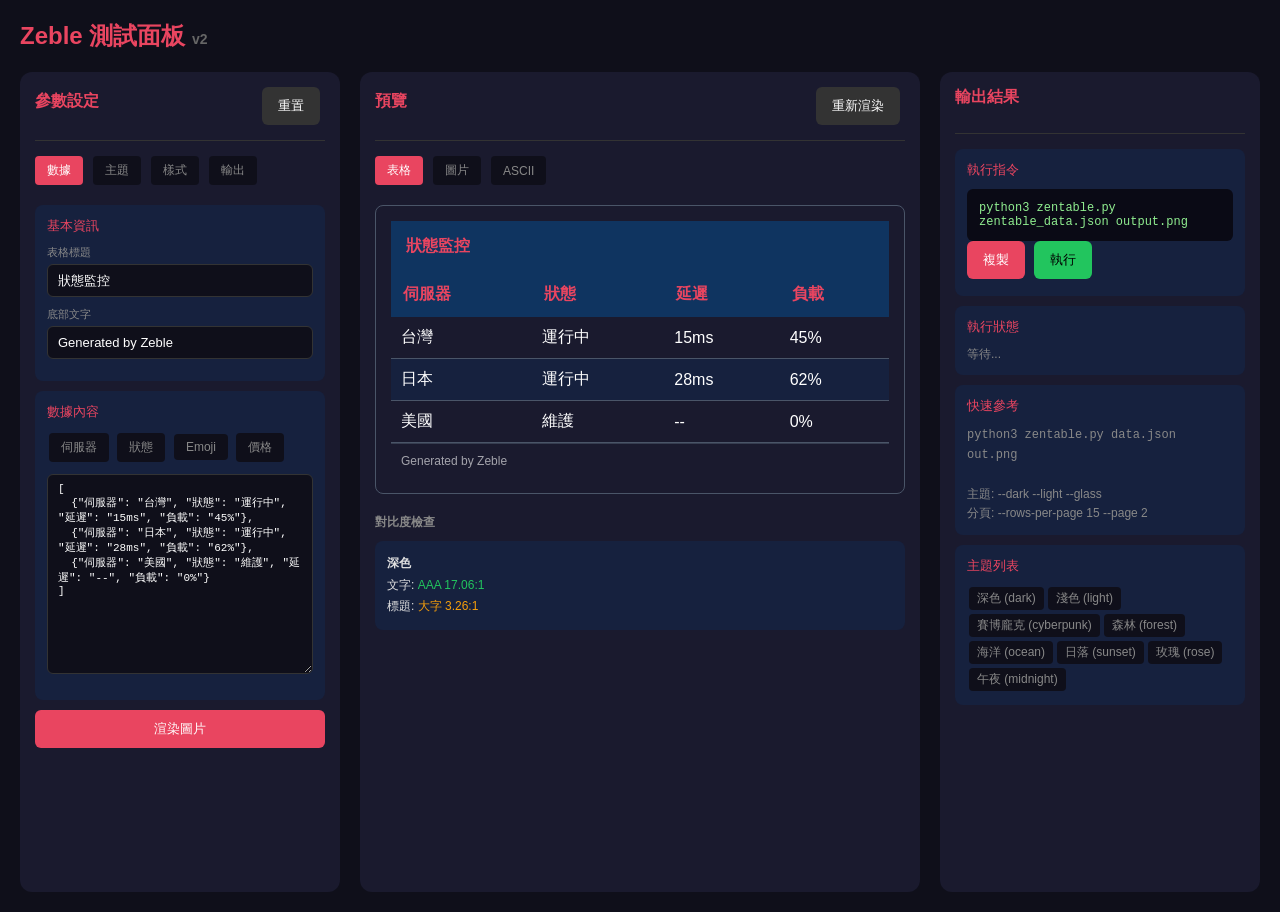
<file: index_v2.html>
<!DOCTYPE html>
<html lang="zh-TW">
<head>
    <meta charset="UTF-8">
    <meta name="viewport" content="width=device-width, initial-scale=1.0">
    <title>Zeble 測試面板 v2</title>
    <script>
        // ========== 主題配置 ==========
        var defaultThemes = {
            dark: { name: "深色", bg: "#1a1a2e", text: "#ffffff", header: "#0f3460", headerText: "#e94560", alt: "#16213e", border: "#4a5568", accent: "#e94560" },
            light: { name: "淺色", bg: "#f8f9fa", text: "#212529", header: "#e9ecef", headerText: "#495057", alt: "#ffffff", border: "#dee2e6", accent: "#0d6efd" },
            cyberpunk: { name: "賽博龐克", bg: "#0d0221", text: "#00ff9f", header: "#ff00ff", headerText: "#000000", alt: "#1a1a3e", border: "#00ff9f", accent: "#ffff00" },
            forest: { name: "森林", bg: "#1a2f1a", text: "#90ee90", header: "#2d5a2d", headerText: "#ffffff", alt: "#243424", border: "#4a7a4a", accent: "#7fff00" },
            ocean: { name: "海洋", bg: "#0a1929", text: "#64b5f6", header: "#1565c0", headerText: "#ffffff", alt: "#0d2137", border: "#2196f3", accent: "#00bcd4" },
            sunset: { name: "日落", bg: "#2d1f1f", text: "#ffcc80", header: "#bf360c", headerText: "#ffffff", alt: "#3d2f2f", border: "#ff7043", accent: "#ffab40" },
            rose: { name: "玫瑰", bg: "#2f1a1a", text: "#f8bbd9", header: "#c2185b", headerText: "#ffffff", alt: "#3f2a2a", border: "#ec407a", accent: "#f48fb1" },
            midnight: { name: "午夜", bg: "#0f0f23", text: "#b0a0ff", header: "#2a2a4a", headerText: "#e0e0ff", alt: "#1a1a33", border: "#5a5a8a", accent: "#8070ff" }
        };
        var currentTheme = 'dark';
        var themes = JSON.parse(JSON.stringify(defaultThemes));
        
        // ========== 範例數據 ==========
        var examples = {
            servers: [
                {"伺服器": "台灣", "狀態": "運行中", "延遲": "15ms", "負載": "45%"},
                {"伺服器": "日本", "狀態": "運行中", "延遲": "28ms", "負載": "62%"},
                {"伺服器": "美國", "狀態": "維護", "延遲": "--", "負載": "0%"}
            ],
            status: [
                {"專案": "Alpha", "狀態": "部署中", "進度": "75%"},
                {"專案": "Beta", "狀態": "維護", "進度": "100%"},
                {"專案": "Gamma", "狀態": "離線", "進度": "0%"}
            ],
            emoji: [
                {"類別": "狀態", "範例": "✅ ✗ ✔ ⭕"},
                {"類別": "動作", "範例": "🎉 🚀 💡 🔥"},
                {"類別": "愛心", "範例": "❤️ 🧡 💛 💚"}
            ],
            pricing: [
                {"方案": "入門", "價格": "$9/月", "功能": "基本"},
                {"方案": "專業", "價格": "$29/月", "功能": "進階"},
                {"方案": "企業", "價格": "$99/月", "功能": "全功能"}
            ]
        };
        
        // ========== 標籤頁函數 ==========
        function showTab(tabName) {
            document.querySelectorAll('.tab-content').forEach(function(c) { c.style.display = 'none'; });
            var tab = document.getElementById('tab-' + tabName);
            if (tab) tab.style.display = 'block';
            
            // 更新左側面板按鈕狀態
            var buttons = document.querySelectorAll('.panel:first-child .tabs .tab');
            buttons.forEach(function(b) {
                b.classList.remove('active');
                if (b.getAttribute('onclick') && b.getAttribute('onclick').includes("'" + tabName + "'")) {
                    b.classList.add('active');
                }
            });
        }
        
        function switchTab(tabName) { showTab(tabName); }

        function switchPreviewTab(tabName) {
            document.querySelectorAll('.preview-content').forEach(function(c) { c.style.display = 'none'; });
            var preview = document.getElementById('preview-' + tabName);
            if (preview) preview.style.display = 'block';

            // 更新預覽面板按鈕狀態 (中間面板)
            var buttons = document.querySelectorAll('.panel:nth-child(2) .tabs .tab');
            buttons.forEach(function(b) {
                b.classList.remove('active');
                if (b.getAttribute('onclick') && b.getAttribute('onclick').includes("'" + tabName + "'")) {
                    b.classList.add('active');
                }
            });
        }
        
        // ========== 主題相關 ==========
        function renderThemeGrid() {
            var grid = document.getElementById('themeGrid');
            if (!grid) return;
            grid.innerHTML = '';
            for (var key in themes) {
                var theme = themes[key];
                var btn = document.createElement('div');
                btn.className = 'theme-btn' + (key === currentTheme ? ' active' : '');
                btn.innerHTML = '<div class="color-dot" style="background:' + theme.accent + '"></div>' + theme.name;
                btn.onclick = (function(k) { return function() { selectTheme(k); }; })(key);
                grid.appendChild(btn);
            }
        }
        
        function renderThemeList() {
            var list = document.getElementById('themeList');
            if (!list) return;
            var html = '';
            for (var k in themes) {
                html += '<span style="display:inline-block;padding:3px 8px;background:#0f0f1a;border-radius:4px;margin:2px;">' + themes[k].name + ' (' + k + ')</span>';
            }
            list.innerHTML = html;
        }
        
        function selectTheme(themeName) {
            currentTheme = themeName;
            renderThemeGrid();
            updatePreview();
            checkContrast();
            updateOutputCommand();
        }
        
        function updateThemePreview() {
            var box = document.getElementById('themePreviewBox');
            if (!box) return;
            var theme = themes[currentTheme];
            box.style.background = theme.bg;
            box.style.color = theme.text;
            box.style.border = '2px solid ' + theme.border;
            box.innerHTML = '<div style="background:' + theme.header + ';color:' + theme.headerText + ';padding:12px;font-weight:600;">' + theme.name + '</div><table style="width:100%;"><tr style="background:' + theme.alt + ';"><td>範例</td><td style="color:' + theme.accent + ';text-align:right;">強調</td></tr><tr><td>正常</td><td>內容</td></tr></table>';
        }
        
        function resetCurrentTheme() {
            themes[currentTheme] = JSON.parse(JSON.stringify(defaultThemes[currentTheme]));
            updateThemePreview();
            updatePreview();
            checkContrast();
        }
        
        function saveCustomTheme() {
            localStorage.setItem('zentable_custom_theme', JSON.stringify(themes[currentTheme]));
            alert('已儲存');
        }
        
        function loadCustomTheme() {
            var saved = localStorage.getItem('zentable_custom_theme');
            if (saved) {
                themes[currentTheme] = JSON.parse(saved);
                updateThemePreview();
                updatePreview();
                checkContrast();
                alert('已載入');
            } else {
                alert('沒有儲存的主題');
            }
        }
        
        // ========== 顏色輸入 ==========
        function updateColorInput(el) {
            var hex = document.getElementById(el.id + 'Hex');
            if (hex) hex.value = el.value;
        }
        
        // ========== 範例載入 ==========
        function loadExample(name) {
            if (examples[name]) {
                document.getElementById('jsonData').value = JSON.stringify(examples[name], null, 2);
                updatePreview();
            }
        }
        
        // ========== 預覽更新 (前端模擬) ==========
        function updatePreview() {
            var theme = themes[currentTheme];
            var title = document.getElementById('tableTitle');
            var footer = document.getElementById('tableFooter');
            var jsonData = document.getElementById('jsonData');
            var box = document.getElementById('tablePreviewBox');
            if (!title || !jsonData || !box) return;
            
            var data;
            try { data = JSON.parse(jsonData.value); } catch (e) {
                box.innerHTML = '<div style="color:#ef4444;">JSON 格式錯誤</div>';
                return;
            }
            
            var headers = data.length > 0 ? Object.keys(data[0]) : [];
            box.style.background = theme.bg;
            box.style.color = theme.text;
            box.style.border = '1px solid ' + theme.border;
            
            var html = '<div style="background:' + theme.header + ';color:' + theme.headerText + ';padding:15px;font-weight:600;">' + title.value + '</div><table style="width:100%;border-collapse:collapse;"><thead><tr style="background:' + theme.header + ';color:' + theme.headerText + ';">' + headers.map(function(h) { return '<th style="padding:12px;text-align:left;">' + h + '</th>'; }).join('') + '</tr></thead><tbody>';
            
            data.forEach(function(row, i) {
                var bg = i % 2 === 0 ? theme.bg : theme.alt;
                html += '<tr style="background:' + bg + ';border-bottom:1px solid ' + theme.border + ';">' + headers.map(function(h) { return '<td style="padding:10px;">' + (row[h] || '') + '</td>'; }).join('') + '</tr>';
            });
            html += '</tbody></table>';
            
            if (footer && footer.value) {
                html += '<div style="padding:10px;color:' + theme.text + ';opacity:0.6;font-size:12px;border-top:1px solid ' + theme.border + ';">' + footer.value + '</div>';
            }
            box.innerHTML = html;
        }
        
        // ========== 對比度 ==========
        function getLuminance(hex) {
            var rgb = parseInt(hex.slice(1), 16);
            var r = ((rgb >> 16) & 0xff) / 255;
            var g = ((rgb >> 8) & 0xff) / 255;
            var b = (rgb & 0xff) / 255;
            var RGB = [r, g, b].map(function(c) { return c <= 0.03928 ? c / 12.92 : Math.pow((c + 0.055) / 1.055, 2.4); });
            return 0.2126 * RGB[0] + 0.7152 * RGB[1] + 0.0722 * RGB[2];
        }
        
        function getContrastRatio(fg, bg) {
            var L1 = getLuminance(fg);
            var L2 = getLuminance(bg);
            return (Math.max(L1, L2) + 0.05) / (Math.min(L1, L2) + 0.05);
        }
        
        function getContrastBadge(ratio) {
            if (ratio >= 7) return '<span style="color:#22c55e;">AAA ' + ratio.toFixed(2) + ':1</span>';
            if (ratio >= 4.5) return '<span style="color:#22c55e;">AA ' + ratio.toFixed(2) + ':1</span>';
            if (ratio >= 3) return '<span style="color:#f59e0b;">大字 ' + ratio.toFixed(2) + ':1</span>';
            return '<span style="color:#ef4444;">❌ ' + ratio.toFixed(2) + ':1</span>';
        }
        
        function checkContrast() {
            var theme = themes[currentTheme];
            var report = '<strong>' + theme.name + '</strong><br>';
            report += '文字: ' + getContrastBadge(getContrastRatio(theme.text, theme.bg)) + '<br>';
            report += '標題: ' + getContrastBadge(getContrastRatio(theme.headerText, theme.header)) + '<br>';
            var contrastEl = document.getElementById('contrastReport');
            if (contrastEl) contrastEl.innerHTML = report;
        }
        
        // ========== 輸出指令 ==========
        function updateOutputCommand() {
            var mode = document.getElementById('renderMode');
            var rows = document.getElementById('rowsPerPage');
            var page = document.getElementById('pageNum');
            var maxP = document.getElementById('maxPages');
            var out = document.getElementById('commandOutput');
            if (!mode || !rows || !page || !out) return;
            
            var cmd = 'python3 zentable.py zentable_data.json output.png';
            if (currentTheme !== 'dark') cmd += ' --' + currentTheme;
            if (mode.value === 'css') cmd = 'python3 zentable_renderer.py zentable_data.json output.png --force-css';
            else if (mode.value === 'ascii') cmd = 'python3 zentable.py zentable_data.json output.txt --ascii';
            if (rows.value !== '10') cmd += ' --rows-per-page ' + rows.value;
            if (page.value !== '1') cmd += ' --page ' + page.value;
            if (maxP && maxP.value !== '0') cmd += ' --max-pages ' + maxP.value;
            
            out.textContent = cmd;
        }
        
        function generateCommand() {
            downloadData();
            updateOutputCommand();
        }
        
        function copyCommand() {
            navigator.clipboard.writeText(document.getElementById('commandOutput').textContent).then(function() { alert('已複製'); });
        }
        
        function executeCommand() {
            var status = document.getElementById('execStatus');
            status.innerHTML = '<span style="color:#3b82f6;">執行中...</span>';
            setTimeout(function() { status.innerHTML = '<span style="color:#22c55e;">完成</span>'; }, 1000);
        }
        
        // ========== 下載 ==========
        function getFormData() {
            var theme = themes[currentTheme];
            var data;
            try { data = JSON.parse(document.getElementById('jsonData').value); }
            catch(e) { data = []; }
            
            return {
                title: document.getElementById('tableTitle').value,
                footer: document.getElementById('tableFooter').value || null,
                rows: data,
                theme: {
                    bg_color: theme.bg, text_color: theme.text,
                    header_bg: theme.header, header_text: theme.headerText,
                    alt_row_color: theme.alt, border_color: theme.border,
                    highlight_color: theme.accent
                }
            };
        }
        
        function downloadData() {
            var blob = new Blob([JSON.stringify(getFormData(), null, 2)], {type: 'application/json'});
            var a = document.createElement('a');
            a.href = URL.createObjectURL(blob);
            a.download = 'zentable_data.json';
            a.click();
        }
        
        function downloadTheme() {
            var blob = new Blob([JSON.stringify(themes[currentTheme], null, 2)], {type: 'application/json'});
            var a = document.createElement('a');
            a.href = URL.createObjectURL(blob);
            a.download = 'zentable_theme_' + currentTheme + '.json';
            a.click();
        }
        
        // ========== 真實後端渲染 ==========
        function renderBackend() {
            var box = document.getElementById('imagePreviewBox');
            var asciiBox = document.getElementById('asciiPreviewBox');
            if (!box) return;

            // 切換到圖片預覽 Tab
            switchPreviewTab('image');
            
            box.innerHTML = '<div style="padding:40px;color:#e94560;">渲染中...</div>';
            if (asciiBox) asciiBox.textContent = '載入中...';

            var formData = new FormData();
            var data = getFormData();
            
            // 準備資料
            // 由於 gentable_pil.php 期望的格式是 JSON 字串放在 'data' 欄位
            // 我們直接使用 JSON.stringify 將整個物件轉字串
            // 注意：getFormData 已經回傳了 {title, rows, theme: {...}} 結構
            // gentable_pil.php 解碼後會使用 ['title'] 和 ['rows']
            formData.append('data', JSON.stringify(data));
            
            // 主題名稱
            formData.append('theme', currentTheme);

            // 處理樣式參數 (覆蓋 theme 設定)
            // PIL 模式支援個別參數
            var styleParams = [
                'bg_color', 'text_color', 'header_bg', 'header_text', 
                'alt_row_color', 'border_color', 'font_size', 
                'row_height', 'header_height'
            ];
            
            // 從 DOM 獲取數值
            var getVal = function(id) { var el = document.getElementById(id); return el ? el.value : null; };
            var p;
            
            // 字體大小
            if (p = getVal('titleFontSize')) formData.append('title_font_size', p);
            if (p = getVal('headerFontSize')) formData.append('header_font_size', p);
            if (p = getVal('bodyFontSize')) formData.append('font_size', p);
            
            // 尺寸
            if (p = getVal('rowHeight')) formData.append('row_height', p);
            if (p = getVal('headerHeight')) formData.append('header_height', p);

            // 顏色 (從當前主題取得，因為 UI 上沒有個別顏色的 input，除了 highlight)
            // 如果要支援即時修改顏色，需要在 UI 上增加對應的 color input
            // 目前僅支援預覽中的樣式參數

            // 決定呼叫哪個 API
            var mode = document.getElementById('renderMode').value;
            var endpoint = 'gentable_pil.php'; // 預設 PIL
            if (mode === 'css') endpoint = 'gentable_css.php';
            else if (mode === 'ascii') endpoint = 'gentable_ascii.php';
            else if (mode === 'auto') endpoint = 'gentable_pil.php';

            fetch(endpoint, {
                method: 'POST',
                body: formData
            })
            .then(function(response) { return response.json(); })
            .then(function(result) {
                if (result.success) {
                    if (result.mode === 'ascii' || (result.text && !result.image)) {
                        // ASCII 模式
                         switchPreviewTab('ascii');
                         if (asciiBox) asciiBox.textContent = result.text;
                         box.innerHTML = '<div style="padding:20px;">ASCII 模式請看 ASCII 標籤</div>';
                    } else {
                        // 圖片模式
                        var imgUrl = result.image + '?t=' + new Date().getTime(); // 防止快取
                        box.innerHTML = '<div class="image-preview"><img src="' + imgUrl + '" style="max-width:100%;box-shadow:0 5px 15px rgba(0,0,0,0.5);"></div>';
                        
                        // 如果也有 ASCII (混合模式?)
                        if (result.text && asciiBox) asciiBox.textContent = result.text;
                    }
                } else {
                    box.innerHTML = '<div style="color:#ef4444;padding:20px;">錯誤: ' + (result.error || '未知錯誤') + '<br><small>' + (result.debug || '') + '</small></div>';
                    console.error(result.debug);
                }
            })
            .catch(function(error) {
                console.error('Error:', error);
                box.innerHTML = '<div style="color:#ef4444;padding:20px;">請求失敗: ' + error.message + '</div>';
            });
        }
        
        function resetAllParams() {
            if (confirm('重置所有參數？')) {
                document.getElementById('tableTitle').value = '狀態監控';
                document.getElementById('tableFooter').value = 'Generated by Zeble';
                document.getElementById('jsonData').value = JSON.stringify(examples.servers, null, 2);
                document.getElementById('rowsPerPage').value = 10;
                document.getElementById('pageNum').value = 1;
                var maxP = document.getElementById('maxPages');
                if (maxP) maxP.value = 0;
                selectTheme('dark');
            }
        }
        
        // ========== 初始化 ==========
        window.onload = function() {
            renderThemeGrid();
            renderThemeList();
            updatePreview();
            checkContrast();
            updateOutputCommand();
            showTab('data');
        };
    </script>
    <style>
        * { box-sizing: border-box; margin: 0; padding: 0; }
        body { font-family: -apple-system, BlinkMacSystemFont, sans-serif; background: #0f0f1a; color: #e0e0e0; padding: 20px; min-height: 100vh; }
        h1 { color: #e94560; margin-bottom: 20px; font-size: 24px; }
        h2 { color: #e94560; margin: 0 0 15px 0; font-size: 16px; }
        h3 { color: #888; margin: 15px 0 10px 0; font-size: 12px; text-transform: uppercase; }
        .layout { display: grid; grid-template-columns: 320px 1fr 320px; gap: 20px; height: calc(100vh - 80px); }
        .panel { background: #1a1a2e; border-radius: 12px; padding: 15px; overflow-y: auto; }
        .panel-header { display: flex; justify-content: space-between; align-items: center; margin-bottom: 15px; padding-bottom: 10px; border-bottom: 1px solid #333; }
        label { display: block; font-size: 11px; color: #888; margin-bottom: 4px; }
        input, select, textarea { width: 100%; padding: 8px 10px; margin-bottom: 10px; background: #0f0f1a; border: 1px solid #333; border-radius: 6px; color: #fff; font-size: 13px; }
        input:focus, select:focus, textarea:focus { outline: none; border-color: #e94560; }
        textarea { resize: vertical; font-family: monospace; }
        button { padding: 10px 16px; border: none; border-radius: 6px; cursor: pointer; font-size: 13px; margin-right: 5px; margin-bottom: 5px; }
        button:hover { opacity: 0.9; }
        .btn-primary { background: #e94560; color: #fff; }
        .btn-success { background: #22c55e; color: #000; }
        .btn-secondary { background: #333; color: #fff; }
        .btn-block { width: 100%; margin-right: 0; }
        .theme-grid { display: grid; grid-template-columns: repeat(3, 1fr); gap: 8px; margin-bottom: 15px; }
        .theme-btn { padding: 10px 8px; background: #0f0f1a; border: 2px solid #333; border-radius: 8px; font-size: 11px; text-align: center; cursor: pointer; }
        .theme-btn:hover { border-color: #555; }
        .theme-btn.active { border-color: #e94560; background: rgba(233,69,96,0.1); }
        .theme-btn .color-dot { width: 12px; height: 12px; border-radius: 50%; display: inline-block; margin-bottom: 4px; }
        .preview-container { background: #0f0f1a; border-radius: 8px; padding: 15px; min-height: 200px; }
        .tabs { display: flex; gap: 5px; margin-bottom: 15px; }
        .tab { padding: 6px 12px; background: #0f0f1a; border: none; border-radius: 4px; color: #888; font-size: 12px; cursor: pointer; }
        .tab.active { background: #e94560; color: #fff; }
        .param-group { background: #16213e; border-radius: 8px; padding: 12px; margin-bottom: 10px; }
        .param-group-title { font-size: 13px; color: #e94560; margin-bottom: 10px; }
        .param-row { display: grid; grid-template-columns: 1fr 1fr; gap: 10px; }
        .code-block { background: #0a0a15; padding: 12px; border-radius: 6px; font-family: monospace; font-size: 12px; white-space: pre-wrap; overflow-x: auto; color: #90ee90; }
        .image-preview { text-align: center; }
        .image-preview img { max-width: 100%; border-radius: 8px; }
        .image-preview-placeholder { padding: 40px; color: #555; border: 2px dashed #333; border-radius: 8px; }
        @media (max-width: 1200px) { .layout { grid-template-columns: 1fr 1fr; } .panel:last-child { grid-column: span 2; } }
        @media (max-width: 768px) { .layout { grid-template-columns: 1fr; } .panel:last-child { grid-column: span 1; } }
    </style>
</head>
<body>
    <h1>Zeble 測試面板 <span style="font-size:14px;color:#666;">v2</span></h1>
    
    <div class="layout">
        <!-- 左側：參數控制 -->
        <div class="panel">
            <div class="panel-header"><h2>參數設定</h2><button class="btn-secondary" onclick="resetAllParams()">重置</button></div>
            
            <div class="tabs">
                <button class="tab active" onclick="switchTab('data')">數據</button>
                <button class="tab" onclick="switchTab('theme')">主題</button>
                <button class="tab" onclick="switchTab('style')">樣式</button>
                <button class="tab" onclick="switchTab('output')">輸出</button>
            </div>
            
            <!-- 數據 -->
            <div id="tab-data" class="tab-content">
                <div class="param-group">
                    <div class="param-group-title">基本資訊</div>
                    <label>表格標題</label><input type="text" id="tableTitle" value="狀態監控" onchange="updatePreview()">
                    <label>底部文字</label><input type="text" id="tableFooter" value="Generated by Zeble" onchange="updatePreview()">
                </div>
                <div class="param-group">
                    <div class="param-group-title">數據內容</div>
                    <div style="margin-bottom:10px;">
                        <button class="tab" onclick="loadExample('servers')" style="margin:2px;">伺服器</button>
                        <button class="tab" onclick="loadExample('status')" style="margin:2px;">狀態</button>
                        <button class="tab" onclick="loadExample('emoji')" style="margin:2px;">Emoji</button>
                        <button class="tab" onclick="loadExample('pricing')" style="margin:2px;">價格</button>
                    </div>
                    <textarea id="jsonData" style="height:200px;font-size:11px;" onchange="updatePreview()">[
  {"伺服器": "台灣", "狀態": "運行中", "延遲": "15ms", "負載": "45%"},
  {"伺服器": "日本", "狀態": "運行中", "延遲": "28ms", "負載": "62%"},
  {"伺服器": "美國", "狀態": "維護", "延遲": "--", "負載": "0%"}
]</textarea>
                </div>
                <button class="btn-primary btn-block" onclick="renderBackend()">渲染圖片</button>
            </div>
            
            <!-- 主題 -->
            <div id="tab-theme" class="tab-content" style="display:none;">
                <div class="param-group">
                    <div class="param-group-title">選擇主題</div>
                    <div class="theme-grid" id="themeGrid"></div>
                </div>
                <div class="param-group">
                    <div class="param-group-title">預覽</div>
                    <div id="themePreviewBox" class="preview-container" style="padding:10px;"></div>
                </div>
                <div class="param-group">
                    <button class="btn-secondary" onclick="saveCustomTheme()">儲存</button>
                    <button class="btn-secondary" onclick="loadCustomTheme()">載入</button>
                    <button class="btn-secondary" onclick="resetCurrentTheme()">重置</button>
                </div>
            </div>
            
            <!-- 樣式 -->
            <div id="tab-style" class="tab-content" style="display:none;">
                <div class="param-group">
                    <div class="param-group-title">字體大小</div>
                    <div class="param-row">
                        <div><label>標題</label><input type="number" id="titleFontSize" value="22" min="12" max="48"></div>
                        <div><label>表頭</label><input type="number" id="headerFontSize" value="18" min="10" max="36"></div>
                    </div>
                    <label>內文</label><input type="number" id="bodyFontSize" value="14" min="10" max="32">
                </div>
                <div class="param-group">
                    <div class="param-group-title">尺寸</div>
                    <div class="param-row">
                        <div><label>列高度</label><input type="number" id="rowHeight" value="36" min="24" max="80"></div>
                        <div><label>表頭高度</label><input type="number" id="headerHeight" value="44" min="32" max="80"></div>
                    </div>
                </div>
            </div>
            
            <!-- 輸出 -->
            <div id="tab-output" class="tab-content" style="display:none;">
                <div class="param-group">
                    <div class="param-group-title">渲染模式</div>
                    <select id="renderMode" onchange="updateOutputCommand()">
                        <option value="auto">自動</option>
                        <option value="css">CSS + Chrome</option>
                        <option value="pil">PIL</option>
                        <option value="ascii">ASCII</option>
                    </select>
                </div>
                <div class="param-group">
                    <div class="param-group-title">分頁</div>
                    <div class="param-row">
                        <div><label>每頁筆數</label><input type="number" id="rowsPerPage" value="10" min="1" onchange="updateOutputCommand()"></div>
                        <div><label>指定頁數</label><input type="number" id="pageNum" value="1" min="1" onchange="updateOutputCommand()"></div>
                    </div>
                    <label>最大頁數</label><input type="number" id="maxPages" value="0" min="0" placeholder="0=無限制" onchange="updateOutputCommand()">
                </div>
                <button class="btn-success btn-block" onclick="generateCommand()">生成指令</button>
                <button class="btn-secondary btn-block" onclick="downloadData()" style="margin-top:8px;">下載 JSON</button>
                <button class="btn-secondary btn-block" onclick="downloadTheme()" style="margin-top:8px;">下載主題</button>
            </div>
        </div>
        
        <!-- 中間：預覽 -->
        <div class="panel">
            <div class="panel-header"><h2>預覽</h2><button class="btn-secondary" onclick="renderBackend()">重新渲染</button></div>
            
            <div class="tabs">
                <button class="tab active" onclick="switchPreviewTab('table')">表格</button>
                <button class="tab" onclick="switchPreviewTab('image')">圖片</button>
                <button class="tab" onclick="switchPreviewTab('ascii')">ASCII</button>
            </div>
            
            <div id="preview-table" class="preview-content"><div id="tablePreviewBox" class="preview-container"></div></div>
            <div id="preview-image" class="preview-content" style="display:none;"><div id="imagePreviewBox" class="image-preview"><div class="image-preview-placeholder">點擊渲染</div></div></div>
            <div id="preview-ascii" class="preview-content" style="display:none;"><pre id="asciiPreviewBox" class="code-block" style="color:#90ee90;">點擊渲染產生 ASCII</pre></div>
            
            <div style="margin-top:20px;">
                <h3>對比度檢查</h3>
                <div class="param-group"><div id="contrastReport" style="font-size:12px;line-height:1.8;"></div></div>
            </div>
        </div>
        
        <!-- 右側：指令 -->
        <div class="panel">
            <div class="panel-header"><h2>輸出結果</h2></div>
            
            <div class="param-group">
                <div class="param-group-title">執行指令</div>
                <pre id="commandOutput" class="code-block"></pre>
                <button class="btn-primary" onclick="copyCommand()">複製</button>
                <button class="btn-success" onclick="executeCommand()">執行</button>
            </div>
            
            <div class="param-group">
                <div class="param-group-title">執行狀態</div>
                <div id="execStatus" style="font-size:12px;color:#888;">等待...</div>
            </div>
            
            <div class="param-group">
                <div class="param-group-title">快速參考</div>
                <div style="font-size:12px;color:#888;line-height:1.6;">
                    <code>python3 zentable.py data.json out.png</code><br><br>
                    主題: --dark --light --glass<br>
                    分頁: --rows-per-page 15 --page 2
                </div>
            </div>
            
            <div class="param-group">
                <div class="param-group-title">主題列表</div>
                <div id="themeList" style="font-size:12px;color:#888;"></div>
            </div>
        </div>
    </div>
</body>
</html>
</file>
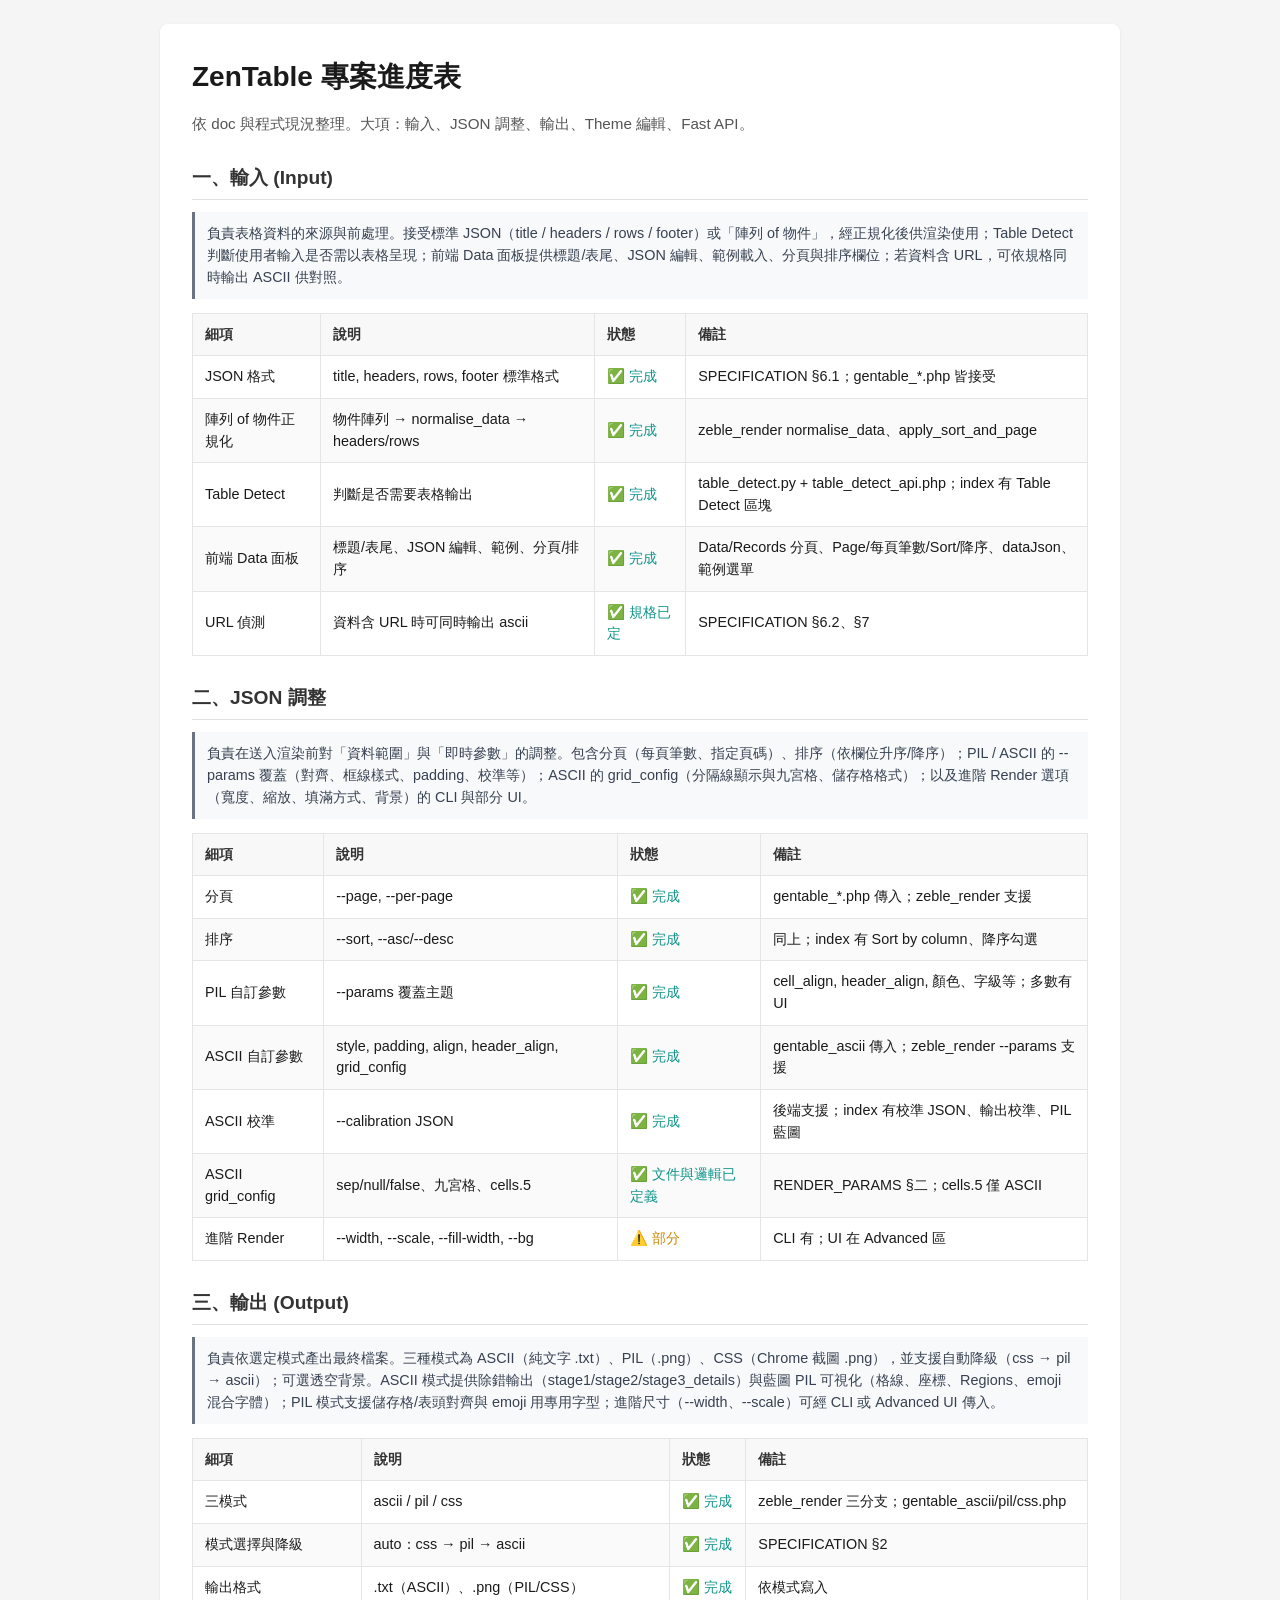
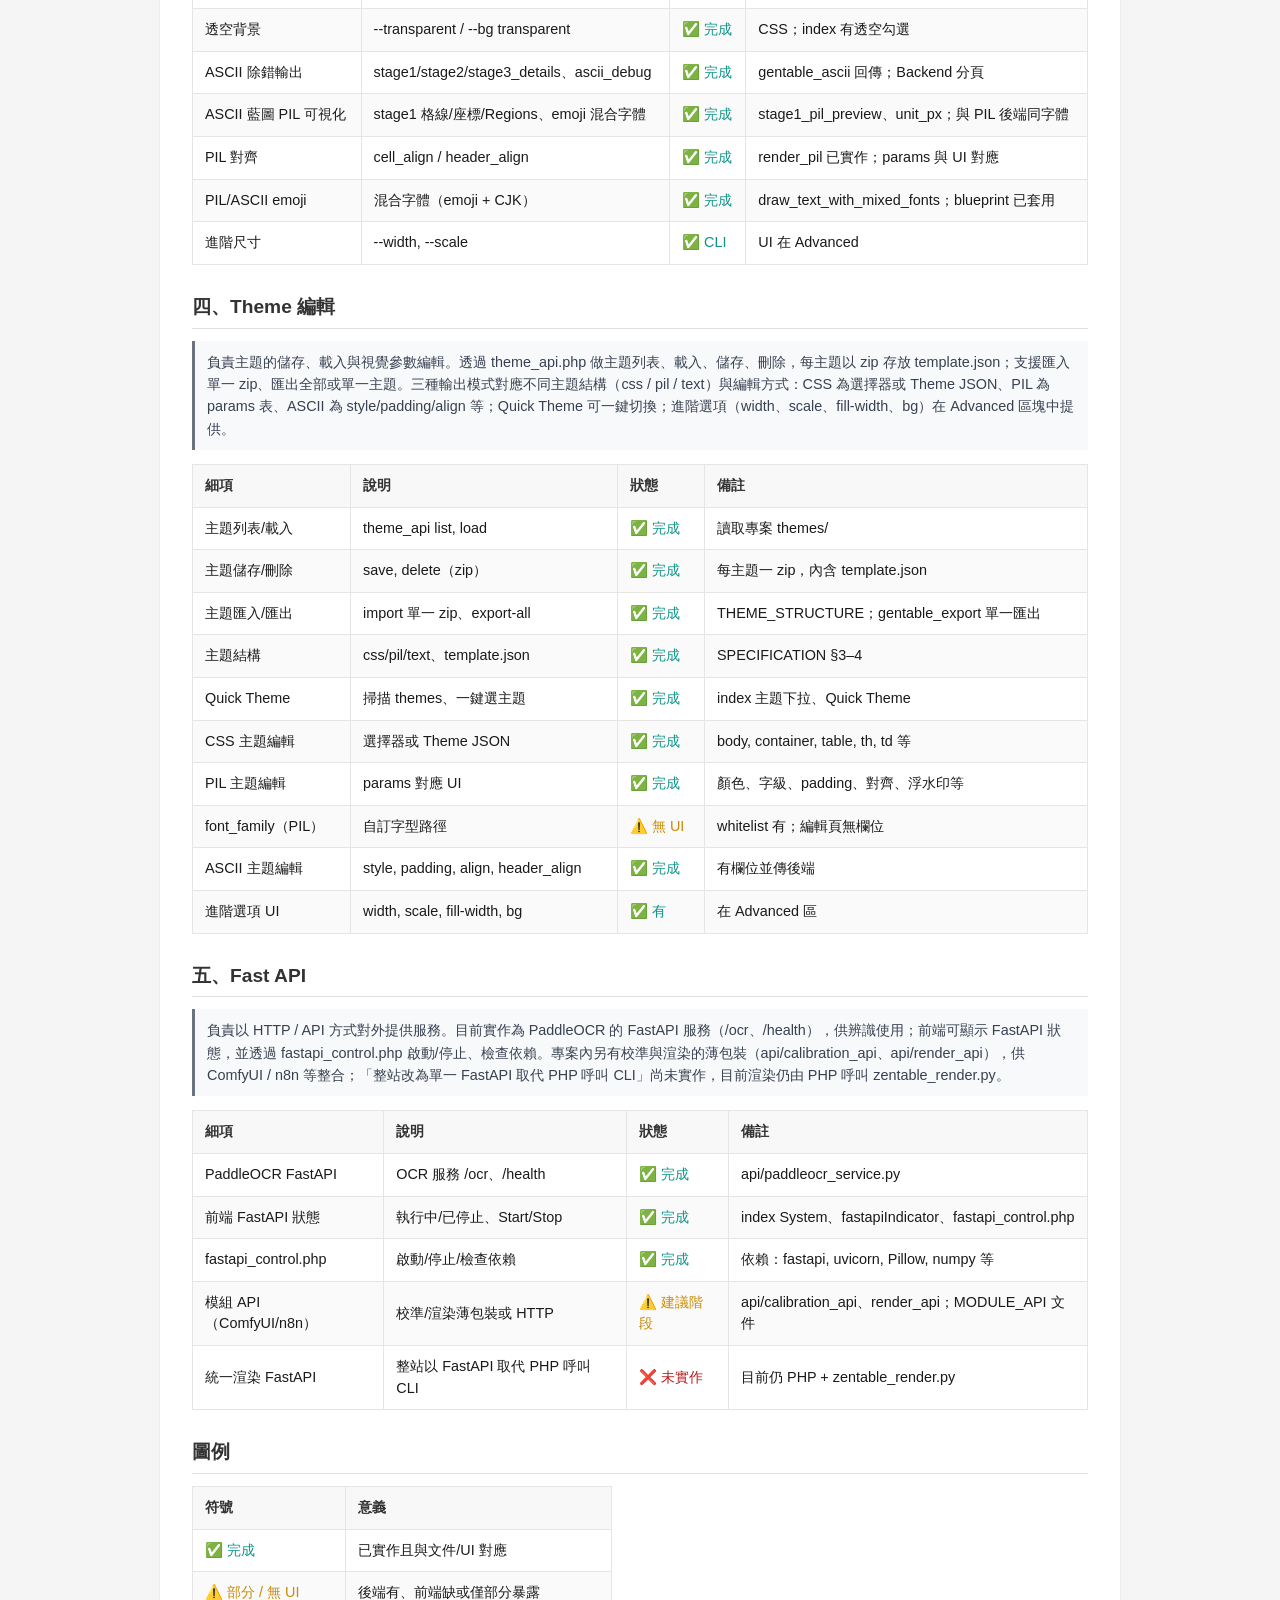
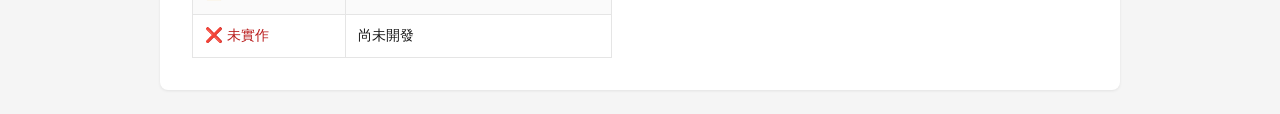
<file: project_progress.html>
<!DOCTYPE html>
<html lang="zh-TW">
<head>
  <meta charset="UTF-8">
  <meta name="viewport" content="width=device-width, initial-scale=1">
  <title>ZenTable 專案進度表</title>
  <style>
    * { box-sizing: border-box; }
    body {
      font-family: -apple-system, BlinkMacSystemFont, "Segoe UI", Roboto, "Helvetica Neue", Arial, sans-serif;
      background: #f5f5f5;
      color: #1a1a1a;
      margin: 0;
      padding: 24px;
      line-height: 1.5;
    }
    .container {
      max-width: 960px;
      margin: 0 auto;
      background: #ffffff;
      padding: 32px;
      border-radius: 8px;
      box-shadow: 0 1px 3px rgba(0,0,0,0.08);
    }
    h1 {
      margin: 0 0 8px;
      font-size: 1.75rem;
      font-weight: 600;
    }
    .intro {
      color: #555;
      margin-bottom: 28px;
      font-size: 0.95rem;
    }
    h2 {
      margin: 28px 0 12px;
      font-size: 1.2rem;
      font-weight: 600;
      color: #333;
      padding-bottom: 6px;
      border-bottom: 1px solid #e0e0e0;
    }
    .section-desc {
      margin: 0 0 14px;
      padding: 10px 12px;
      background: #f8f9fa;
      border-left: 3px solid #6b7280;
      font-size: 0.9rem;
      color: #374151;
      line-height: 1.55;
    }
    table {
      width: 100%;
      border-collapse: collapse;
      margin-bottom: 24px;
      font-size: 0.9rem;
    }
    th, td {
      padding: 10px 12px;
      text-align: left;
      border: 1px solid #e5e5e5;
    }
    th {
      background: #f8f8f8;
      font-weight: 600;
      color: #333;
    }
    tr:nth-child(even) { background: #fafafa; }
    tr:hover { background: #f0f7ff; }
    .status-done { color: #0d9488; }
    .status-partial { color: #ca8a04; }
    .status-none { color: #b91c1c; }
    .legend-table { margin-bottom: 0; max-width: 420px; }
  </style>
</head>
<body>
  <div class="container">
    <h1>ZenTable 專案進度表</h1>
    <p class="intro">依 doc 與程式現況整理。大項：輸入、JSON 調整、輸出、Theme 編輯、Fast API。</p>

    <h2>一、輸入 (Input)</h2>
    <p class="section-desc">負責表格資料的來源與前處理。接受標準 JSON（title / headers / rows / footer）或「陣列 of 物件」，經正規化後供渲染使用；Table Detect 判斷使用者輸入是否需以表格呈現；前端 Data 面板提供標題/表尾、JSON 編輯、範例載入、分頁與排序欄位；若資料含 URL，可依規格同時輸出 ASCII 供對照。</p>
    <table>
      <thead>
        <tr><th>細項</th><th>說明</th><th>狀態</th><th>備註</th></tr>
      </thead>
      <tbody>
        <tr><td>JSON 格式</td><td>title, headers, rows, footer 標準格式</td><td class="status-done">✅ 完成</td><td>SPECIFICATION §6.1；gentable_*.php 皆接受</td></tr>
        <tr><td>陣列 of 物件正規化</td><td>物件陣列 → normalise_data → headers/rows</td><td class="status-done">✅ 完成</td><td>zeble_render normalise_data、apply_sort_and_page</td></tr>
        <tr><td>Table Detect</td><td>判斷是否需要表格輸出</td><td class="status-done">✅ 完成</td><td>table_detect.py + table_detect_api.php；index 有 Table Detect 區塊</td></tr>
        <tr><td>前端 Data 面板</td><td>標題/表尾、JSON 編輯、範例、分頁/排序</td><td class="status-done">✅ 完成</td><td>Data/Records 分頁、Page/每頁筆數/Sort/降序、dataJson、範例選單</td></tr>
        <tr><td>URL 偵測</td><td>資料含 URL 時可同時輸出 ascii</td><td class="status-done">✅ 規格已定</td><td>SPECIFICATION §6.2、§7</td></tr>
      </tbody>
    </table>

    <h2>二、JSON 調整</h2>
    <p class="section-desc">負責在送入渲染前對「資料範圍」與「即時參數」的調整。包含分頁（每頁筆數、指定頁碼）、排序（依欄位升序/降序）；PIL / ASCII 的 --params 覆蓋（對齊、框線樣式、padding、校準等）；ASCII 的 grid_config（分隔線顯示與九宮格、儲存格格式）；以及進階 Render 選項（寬度、縮放、填滿方式、背景）的 CLI 與部分 UI。</p>
    <table>
      <thead>
        <tr><th>細項</th><th>說明</th><th>狀態</th><th>備註</th></tr>
      </thead>
      <tbody>
        <tr><td>分頁</td><td>--page, --per-page</td><td class="status-done">✅ 完成</td><td>gentable_*.php 傳入；zeble_render 支援</td></tr>
        <tr><td>排序</td><td>--sort, --asc/--desc</td><td class="status-done">✅ 完成</td><td>同上；index 有 Sort by column、降序勾選</td></tr>
        <tr><td>PIL 自訂參數</td><td>--params 覆蓋主題</td><td class="status-done">✅ 完成</td><td>cell_align, header_align, 顏色、字級等；多數有 UI</td></tr>
        <tr><td>ASCII 自訂參數</td><td>style, padding, align, header_align, grid_config</td><td class="status-done">✅ 完成</td><td>gentable_ascii 傳入；zeble_render --params 支援</td></tr>
        <tr><td>ASCII 校準</td><td>--calibration JSON</td><td class="status-done">✅ 完成</td><td>後端支援；index 有校準 JSON、輸出校準、PIL 藍圖</td></tr>
        <tr><td>ASCII grid_config</td><td>sep/null/false、九宮格、cells.5</td><td class="status-done">✅ 文件與邏輯已定義</td><td>RENDER_PARAMS §二；cells.5 僅 ASCII</td></tr>
        <tr><td>進階 Render</td><td>--width, --scale, --fill-width, --bg</td><td class="status-partial">⚠️ 部分</td><td>CLI 有；UI 在 Advanced 區</td></tr>
      </tbody>
    </table>

    <h2>三、輸出 (Output)</h2>
    <p class="section-desc">負責依選定模式產出最終檔案。三種模式為 ASCII（純文字 .txt）、PIL（.png）、CSS（Chrome 截圖 .png），並支援自動降級（css → pil → ascii）；可選透空背景。ASCII 模式提供除錯輸出（stage1/stage2/stage3_details）與藍圖 PIL 可視化（格線、座標、Regions、emoji 混合字體）；PIL 模式支援儲存格/表頭對齊與 emoji 用專用字型；進階尺寸（--width、--scale）可經 CLI 或 Advanced UI 傳入。</p>
    <table>
      <thead>
        <tr><th>細項</th><th>說明</th><th>狀態</th><th>備註</th></tr>
      </thead>
      <tbody>
        <tr><td>三模式</td><td>ascii / pil / css</td><td class="status-done">✅ 完成</td><td>zeble_render 三分支；gentable_ascii/pil/css.php</td></tr>
        <tr><td>模式選擇與降級</td><td>auto：css → pil → ascii</td><td class="status-done">✅ 完成</td><td>SPECIFICATION §2</td></tr>
        <tr><td>輸出格式</td><td>.txt（ASCII）、.png（PIL/CSS）</td><td class="status-done">✅ 完成</td><td>依模式寫入</td></tr>
        <tr><td>透空背景</td><td>--transparent / --bg transparent</td><td class="status-done">✅ 完成</td><td>CSS；index 有透空勾選</td></tr>
        <tr><td>ASCII 除錯輸出</td><td>stage1/stage2/stage3_details、ascii_debug</td><td class="status-done">✅ 完成</td><td>gentable_ascii 回傳；Backend 分頁</td></tr>
        <tr><td>ASCII 藍圖 PIL 可視化</td><td>stage1 格線/座標/Regions、emoji 混合字體</td><td class="status-done">✅ 完成</td><td>stage1_pil_preview、unit_px；與 PIL 後端同字體</td></tr>
        <tr><td>PIL 對齊</td><td>cell_align / header_align</td><td class="status-done">✅ 完成</td><td>render_pil 已實作；params 與 UI 對應</td></tr>
        <tr><td>PIL/ASCII emoji</td><td>混合字體（emoji + CJK）</td><td class="status-done">✅ 完成</td><td>draw_text_with_mixed_fonts；blueprint 已套用</td></tr>
        <tr><td>進階尺寸</td><td>--width, --scale</td><td class="status-done">✅ CLI</td><td>UI 在 Advanced</td></tr>
      </tbody>
    </table>

    <h2>四、Theme 編輯</h2>
    <p class="section-desc">負責主題的儲存、載入與視覺參數編輯。透過 theme_api.php 做主題列表、載入、儲存、刪除，每主題以 zip 存放 template.json；支援匯入單一 zip、匯出全部或單一主題。三種輸出模式對應不同主題結構（css / pil / text）與編輯方式：CSS 為選擇器或 Theme JSON、PIL 為 params 表、ASCII 為 style/padding/align 等；Quick Theme 可一鍵切換；進階選項（width、scale、fill-width、bg）在 Advanced 區塊中提供。</p>
    <table>
      <thead>
        <tr><th>細項</th><th>說明</th><th>狀態</th><th>備註</th></tr>
      </thead>
      <tbody>
        <tr><td>主題列表/載入</td><td>theme_api list, load</td><td class="status-done">✅ 完成</td><td>讀取專案 themes/</td></tr>
        <tr><td>主題儲存/刪除</td><td>save, delete（zip）</td><td class="status-done">✅ 完成</td><td>每主題一 zip，內含 template.json</td></tr>
        <tr><td>主題匯入/匯出</td><td>import 單一 zip、export-all</td><td class="status-done">✅ 完成</td><td>THEME_STRUCTURE；gentable_export 單一匯出</td></tr>
        <tr><td>主題結構</td><td>css/pil/text、template.json</td><td class="status-done">✅ 完成</td><td>SPECIFICATION §3–4</td></tr>
        <tr><td>Quick Theme</td><td>掃描 themes、一鍵選主題</td><td class="status-done">✅ 完成</td><td>index 主題下拉、Quick Theme</td></tr>
        <tr><td>CSS 主題編輯</td><td>選擇器或 Theme JSON</td><td class="status-done">✅ 完成</td><td>body, container, table, th, td 等</td></tr>
        <tr><td>PIL 主題編輯</td><td>params 對應 UI</td><td class="status-done">✅ 完成</td><td>顏色、字級、padding、對齊、浮水印等</td></tr>
        <tr><td>font_family（PIL）</td><td>自訂字型路徑</td><td class="status-partial">⚠️ 無 UI</td><td>whitelist 有；編輯頁無欄位</td></tr>
        <tr><td>ASCII 主題編輯</td><td>style, padding, align, header_align</td><td class="status-done">✅ 完成</td><td>有欄位並傳後端</td></tr>
        <tr><td>進階選項 UI</td><td>width, scale, fill-width, bg</td><td class="status-done">✅ 有</td><td>在 Advanced 區</td></tr>
      </tbody>
    </table>

    <h2>五、Fast API</h2>
    <p class="section-desc">負責以 HTTP / API 方式對外提供服務。目前實作為 PaddleOCR 的 FastAPI 服務（/ocr、/health），供辨識使用；前端可顯示 FastAPI 狀態，並透過 fastapi_control.php 啟動/停止、檢查依賴。專案內另有校準與渲染的薄包裝（api/calibration_api、api/render_api），供 ComfyUI / n8n 等整合；「整站改為單一 FastAPI 取代 PHP 呼叫 CLI」尚未實作，目前渲染仍由 PHP 呼叫 zentable_render.py。</p>
    <table>
      <thead>
        <tr><th>細項</th><th>說明</th><th>狀態</th><th>備註</th></tr>
      </thead>
      <tbody>
        <tr><td>PaddleOCR FastAPI</td><td>OCR 服務 /ocr、/health</td><td class="status-done">✅ 完成</td><td>api/paddleocr_service.py</td></tr>
        <tr><td>前端 FastAPI 狀態</td><td>執行中/已停止、Start/Stop</td><td class="status-done">✅ 完成</td><td>index System、fastapiIndicator、fastapi_control.php</td></tr>
        <tr><td>fastapi_control.php</td><td>啟動/停止/檢查依賴</td><td class="status-done">✅ 完成</td><td>依賴：fastapi, uvicorn, Pillow, numpy 等</td></tr>
        <tr><td>模組 API（ComfyUI/n8n）</td><td>校準/渲染薄包裝或 HTTP</td><td class="status-partial">⚠️ 建議階段</td><td>api/calibration_api、render_api；MODULE_API 文件</td></tr>
        <tr><td>統一渲染 FastAPI</td><td>整站以 FastAPI 取代 PHP 呼叫 CLI</td><td class="status-none">❌ 未實作</td><td>目前仍 PHP + zentable_render.py</td></tr>
      </tbody>
    </table>

    <h2>圖例</h2>
    <table class="legend-table">
      <thead>
        <tr><th>符號</th><th>意義</th></tr>
      </thead>
      <tbody>
        <tr><td class="status-done">✅ 完成</td><td>已實作且與文件/UI 對應</td></tr>
        <tr><td class="status-partial">⚠️ 部分 / 無 UI</td><td>後端有、前端缺或僅部分暴露</td></tr>
        <tr><td class="status-none">❌ 未實作</td><td>尚未開發</td></tr>
      </tbody>
    </table>
  </div>
</body>
</html>
</file>
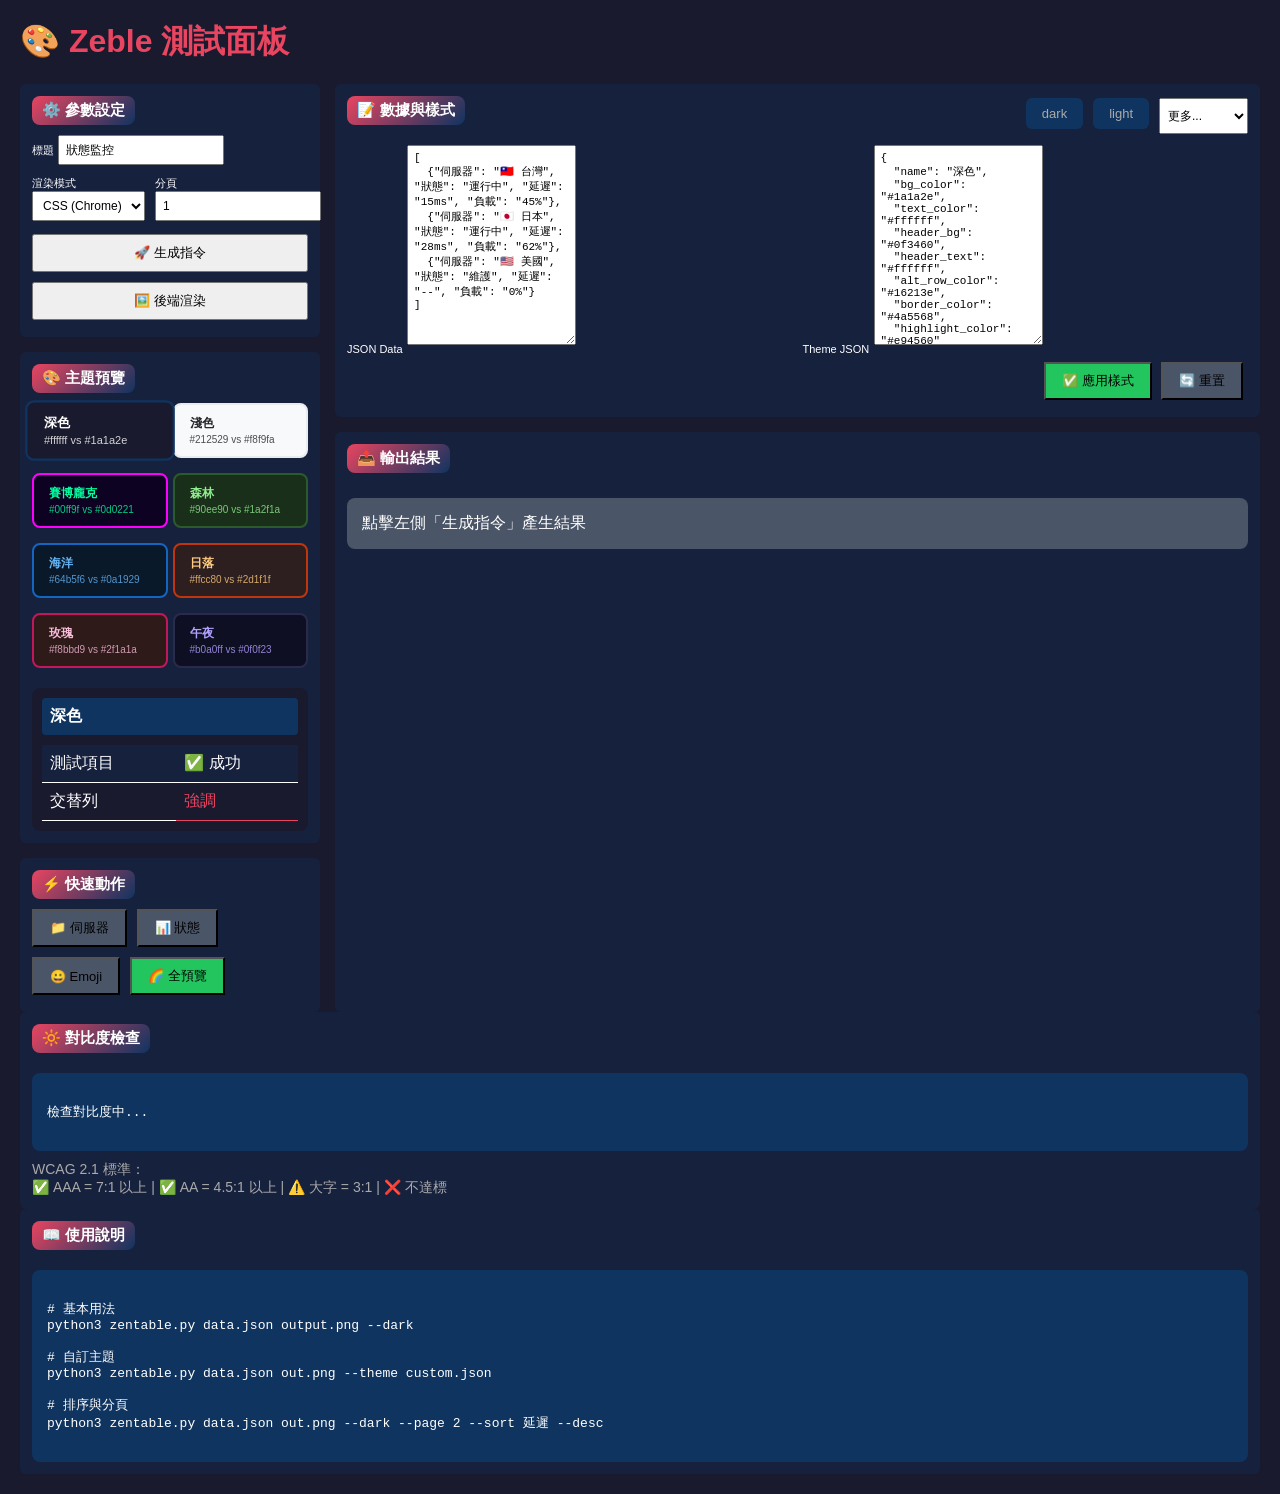
<file: doc/zeble_test.html>
<!DOCTYPE html>
<html lang="zh-TW">
<head>
    <meta charset="UTF-8">
    <meta name="viewport" content="width=device-width, initial-scale=1.0">
    <title>Zeble 測試網頁</title>
    <style>
        * { box-sizing: border-box; margin: 0; padding: 0; }
        body {
            font-family: -apple-system, BlinkMacSystemFont, "Segoe UI", Roboto, sans-serif;
            background: #1a1a2e;
            color: #fff;
            padding: 20px;
            max-width: 1400px;
            margin: 0 auto;
        }
        h1 { color: #e94560; margin-bottom: 20px; }
        h2 { 
            background: linear-gradient(135deg, #e94560, #0f3460); 
            padding: 10px 15px; border-radius: 8px; margin: 20px 0 10px;
            display: inline-block; font-size: 18px;
        }
        h3 { color: #aaa; margin: 15px 0 10px; font-size: 14px; text-transform: uppercase; }
        .container { display: grid; grid-template-columns: 300px 1fr; gap: 15px; }
        .main-col { display: flex; flex-direction: column; gap: 15px; }
        .side-col { display: flex; flex-direction: column; gap: 15px; }
        
        .section { background: #16213e; border-radius: 6px; padding: 12px; margin-bottom: 0; }
        h2 { font-size: 15px; margin: 0 0 10px 0; padding: 5px 10px; }
        
        /* Compact Inputs */
        input, select, textarea { 
            padding: 6px; 
            margin-bottom: 8px; 
            font-size: 12px; 
        }
        label { font-size: 11px; margin-bottom: 2px; }
        
        /* Compact Buttons */
        button { 
            padding: 8px 16px; 
            font-size: 13px; 
            margin-right: 5px; 
            margin-bottom: 5px; 
        }
        
        /* Theme Grid Compact */
        .theme-preview {
            padding: 8px;
            font-size: 12px;
            margin: 0 5px 5px 0;
            width: 100%;
        }
        
        /* Layout Adjustments */
        .row-compact { display: flex; gap: 10px; align-items: flex-end; }
        .col-compact { flex: 1; }
        button:hover { transform: scale(1.05); opacity: 0.9; }
        button.secondary { background: #4a5568; }
        button.success { background: #22c55e; }
        button.danger { background: #ef4444; }
        .color-input {
            display: flex;
            align-items: center;
            gap: 10px;
            margin-bottom: 10px;
        }
        .color-input input[type="color"] {
            width: 50px;
            height: 35px;
            padding: 0;
            border: none;
            cursor: pointer;
        }
        .color-input span {
            font-family: monospace;
            background: #0f3460;
            padding: 5px 10px;
            border-radius: 4px;
            font-size: 13px;
        }
        .contrast-badge {
            padding: 3px 8px;
            border-radius: 4px;
            font-size: 12px;
            margin-left: 10px;
        }
        .contrast-good { background: #22c55e; color: #000; }
        .contrast-warn { background: #f59e0b; color: #000; }
        .contrast-bad { background: #ef4444; color: #fff; }
        .theme-preview {
            display: inline-block;
            padding: 10px 15px;
            border-radius: 8px;
            margin-right: 10px;
            margin-bottom: 10px;
            cursor: pointer;
            border: 2px solid transparent;
            transition: transform 0.2s;
        }
        .theme-preview:hover { transform: scale(1.05); }
        .theme-preview.active { border-color: #e94560; transform: scale(1.1); }
        .preview-box {
            padding: 15px;
            border-radius: 8px;
            margin-top: 15px;
            min-height: 100px;
        }
        .preview-box h4 { margin-bottom: 10px; }
        .preview-box table { width: 100%; border-collapse: collapse; }
        .preview-box th, .preview-box td {
            padding: 8px;
            text-align: left;
            border-bottom: 1px solid;
        }
        .code-block {
            background: #0f3460;
            padding: 15px;
            border-radius: 8px;
            font-family: monospace;
            white-space: pre-wrap;
            overflow-x: auto;
            margin-top: 10px;
        }
        .tabs { display: flex; gap: 5px; margin-bottom: 15px; }
        .tab {
            background: #0f3460;
            color: #aaa;
            padding: 8px 16px;
            border-radius: 6px;
            cursor: pointer;
            border: none;
        }
        .tab.active { background: #e94560; color: #fff; }
        .tab:hover:not(.active) { background: #4a5568; }
        .hidden { display: none; }
        .status { padding: 15px; border-radius: 8px; margin-top: 15px; }
        .status.success { background: #22c55e; color: #000; }
        .status.error { background: #ef4444; color: #fff; }
        .status.info { background: #4a5568; color: #fff; }
        .quick-links { display: flex; gap: 10px; flex-wrap: wrap; margin-bottom: 15px; }
        .quick-links a, .quick-links button { 
            background: #0f3460; color: #fff; padding: 8px 16px; 
            border-radius: 6px; text-decoration: none; font-size: 14px;
            border: none; cursor: pointer;
        }
        .quick-links a:hover, .quick-links button:hover { background: #e94560; }
    </style>
</head>
<body>
    <h1>🎨 Zeble 測試面板</h1>
    
    <div class="container">
        <!-- 左側邊欄：控制面板 -->
        <div class="side-col">
            <!-- 參數 -->
            <div class="section">
                <h2>⚙️ 參數設定</h2>
                <div class="row-compact">
                    <div class="col-compact">
                        <label>標題</label>
                        <input type="text" id="tableTitle" value="狀態監控">
                    </div>
                </div>
                <div class="row-compact">
                    <div class="col-compact">
                        <label>渲染模式</label>
                        <select id="renderMode">
                            <option value="css">CSS (Chrome)</option>
                            <option value="pil">PIL (Python)</option>
                            <option value="ascii">ASCII</option>
                        </select>
                    </div>
                    <div class="col-compact" style="flex: 0 0 80px;">
                        <label>分頁</label>
                        <input type="number" id="pageNum" value="1" min="1">
                    </div>
                </div>
                <button onclick="generate()" style="width: 100%; margin-top: 5px;">🚀 生成指令</button>
                <button onclick="renderBackend()" style="width: 100%; margin-top: 5px;" class="primary">🖼️ 後端渲染</button>
            </div>

            <!-- 主題選擇 -->
            <div class="section">
                <h2>🎨 主題預覽</h2>
                <div id="themeGrid" style="display: grid; grid-template-columns: 1fr 1fr; gap: 5px;"></div>
                <div id="themePreview" class="preview-box" style="margin-top: 10px; padding: 10px;"></div>
            </div>
            
            <!-- 快速動作 -->
            <div class="section">
                <h2>⚡ 快速動作</h2>
                <div style="display: flex; flex-wrap: wrap; gap: 5px;">
                    <button onclick="loadExample('servers')" class="secondary">📁 伺服器</button>
                    <button onclick="loadExample('status')" class="secondary">📊 狀態</button>
                    <button onclick="loadExample('emoji')" class="secondary">😀 Emoji</button>
                    <button onclick="generateAllThemes()" class="success">🌈 全預覽</button>
                </div>
            </div>
        </div>

        <!-- 右側主區域：編輯與輸出 -->
        <div class="main-col">
            <!-- 數據與樣式編輯 (Tab 概念) -->
            <div class="section">
                <div style="display: flex; justify-content: space-between; align-items: center; margin-bottom: 10px;">
                    <h2>📝 數據與樣式</h2>
                    <div class="tabs" style="margin: 0;">
                        <button class="tab active" onclick="switchThemeTab('dark')">dark</button>
                        <button class="tab" onclick="switchThemeTab('light')">light</button>
                        <!-- 隱藏其他以免太長，或用 select -->
                        <select onchange="switchThemeTab(this.value)" style="width: auto; padding: 4px; margin: 0;">
                            <option value="dark">更多...</option>
                            <option value="cyberpunk">Cyberpunk</option>
                            <option value="forest">Forest</option>
                            <option value="ocean">Ocean</option>
                            <option value="sunset">Sunset</option>
                            <option value="rose">Rose</option>
                            <option value="midnight">Midnight</option>
                        </select>
                    </div>
                </div>
                
                <div style="display: grid; grid-template-columns: 1fr 1fr; gap: 10px;">
                    <div>
                        <label>JSON Data</label>
                        <textarea id="jsonData" style="height: 200px; font-size: 11px;">[
  {"伺服器": "🇹🇼 台灣", "狀態": "運行中", "延遲": "15ms", "負載": "45%"},
  {"伺服器": "🇯🇵 日本", "狀態": "運行中", "延遲": "28ms", "負載": "62%"},
  {"伺服器": "🇺🇸 美國", "狀態": "維護", "延遲": "--", "負載": "0%"}
]</textarea>
                    </div>
                    <div>
                        <label>Theme JSON</label>
                        <textarea id="themeJson" style="height: 200px; font-size: 11px;"></textarea>
                    </div>
                </div>
                <div style="text-align: right; margin-top: 5px;">
                    <button onclick="applyTheme()" class="success">✅ 應用樣式</button>
                    <button onclick="resetTheme()" class="secondary">🔄 重置</button>
                </div>
            </div>

            <!-- 輸出 -->
            <div class="section" style="flex: 1;">
                <h2>📤 輸出結果</h2>
                <div id="output" style="min-height: 100px;">
                    <div class="status info">點擊左側「生成指令」產生結果</div>
                </div>
            </div>
        </div>
    </div>

    <!-- 對比度說明 -->
    <div class="section">
        <h2>🔆 對比度檢查</h2>
        <div id="contrastReport" class="code-block">
檢查對比度中...
        </div>
        <p style="color: #aaa; margin-top: 10px; font-size: 14px;">
            WCAG 2.1 標準：<br>
            ✅ AAA = 7:1 以上 | ✅ AA = 4.5:1 以上 | ⚠️ 大字 = 3:1 | ❌ 不達標
        </p>
    </div>

    <!-- 使用說明 -->
    <div class="section">
        <h2>📖 使用說明</h2>
        <div class="code-block">
# 基本用法
python3 zentable.py data.json output.png --dark

# 自訂主題
python3 zentable.py data.json out.png --theme custom.json

# 排序與分頁
python3 zentable.py data.json out.png --dark --page 2 --sort 延遲 --desc
        </div>
    </div>

    <script>
        // 主題配置
        const defaultThemes = {
            dark: {
                name: "深色",
                bg_color: "#1a1a2e", text_color: "#ffffff",
                header_bg: "#0f3460", header_text: "#ffffff",
                alt_row_color: "#16213e", border_color: "#4a5568",
                highlight_color: "#e94560"
            },
            light: {
                name: "淺色",
                bg_color: "#f8f9fa", text_color: "#212529",
                header_bg: "#e9ecef", header_text: "#495057",
                alt_row_color: "#ffffff", border_color: "#dee2e6",
                highlight_color: "#0d6efd"
            },
            cyberpunk: {
                name: "賽博龐克",
                bg_color: "#0d0221", text_color: "#00ff9f",
                header_bg: "#ff00ff", header_text: "#000000",
                alt_row_color: "#1a1a3e", border_color: "#00ff9f",
                highlight_color: "#ffff00"
            },
            forest: {
                name: "森林",
                bg_color: "#1a2f1a", text_color: "#90ee90",
                header_bg: "#2d5a2d", header_text: "#ffffff",
                alt_row_color: "#243424", border_color: "#4a7a4a",
                highlight_color: "#7fff00"
            },
            ocean: {
                name: "海洋",
                bg_color: "#0a1929", text_color: "#64b5f6",
                header_bg: "#1565c0", header_text: "#ffffff",
                alt_row_color: "#0d2137", border_color: "#2196f3",
                highlight_color: "#00bcd4"
            },
            sunset: {
                name: "日落",
                bg_color: "#2d1f1f", text_color: "#ffcc80",
                header_bg: "#bf360c", header_text: "#ffffff",
                alt_row_color: "#3d2f2f", border_color: "#ff7043",
                highlight_color: "#ffab40"
            },
            rose: {
                name: "玫瑰",
                bg_color: "#2f1a1a", text_color: "#f8bbd9",
                header_bg: "#c2185b", header_text: "#ffffff",
                alt_row_color: "#3f2a2a", border_color: "#ec407a",
                highlight_color: "#f48fb1"
            },
            midnight: {
                name: "午夜",
                bg_color: "#0f0f23", text_color: "#b0a0ff",
                header_bg: "#2a2a4a", header_text: "#e0e0ff",
                alt_row_color: "#1a1a33", border_color: "#5a5a8a",
                highlight_color: "#8070ff"
            }
        };

        let themes = JSON.parse(JSON.stringify(defaultThemes));
        let currentTheme = 'dark';
        let customThemes = {};
        let loadedThemeIds = [];  // 從 theme_api 載入的主題 id 列表

        // 從 theme_api 載入主題列表（符合 TEST_PAGE.md：調用 skill）
        async function loadThemesFromApi() {
            const inDoc = document.location.pathname.indexOf('/doc/') >= 0;
            const themeApiUrl = (inDoc ? '../theme_api.php' : 'theme_api.php') + '?action=list&mode=pil';
            try {
                const r = await fetch(themeApiUrl);
                const data = await r.json();
                if (data.success && data.themes && data.themes.length > 0) {
                    loadedThemeIds = data.themes.map(t => t.id);
                    for (const t of data.themes) {
                        if (!themes[t.id]) themes[t.id] = { name: t.name, bg_color: '#1a1a2e', text_color: '#fff', header_bg: '#0f3460', header_text: '#e94560', alt_row_color: '#16213e', border_color: '#4a5568', highlight_color: '#e94560' };
                        else themes[t.id].name = t.name;
                    }
                    renderThemeGrid();
                    return true;
                }
            } catch (e) { console.warn('theme_api list failed:', e); }
            return false;
        }

        async function loadThemeTemplateFromApi(themeId) {
            const inDoc = document.location.pathname.indexOf('/doc/') >= 0;
            const themeApiUrl = (inDoc ? '../theme_api.php' : 'theme_api.php') + '?action=load&mode=pil&theme=' + encodeURIComponent(themeId);
            try {
                const r = await fetch(themeApiUrl);
                const data = await r.json();
                if (data.success && data.template && data.template.params) {
                    const p = data.template.params;
                    return { name: data.template.name || themeId, bg_color: p.bg_color || '#1a1a2e', text_color: p.text_color || '#fff', header_bg: p.header_bg || '#0f3460', header_text: p.header_text || '#e94560', alt_row_color: p.alt_row_color || '#16213e', border_color: p.border_color || '#4a5568', highlight_color: p.highlight_color || '#e94560' };
                }
            } catch (e) { console.warn('theme_api load failed:', e); }
            return null;
        }

        // 初始化
        window.onload = async function() {
            const fromApi = await loadThemesFromApi();
            if (!fromApi) loadThemeFromStorage();
            renderThemeGrid();
            switchThemeTab(currentTheme);
            checkContrast();
        };

        // 對比度計算 (WCAG 2.1)
        function getLuminance(hex) {
            const rgb = parseInt(hex.slice(1), 16);
            const r = ((rgb >> 16) & 0xff) / 255;
            const g = ((rgb >> 8) & 0xff) / 255;
            const b = (rgb & 0xff) / 255;
            const [R, G, B] = [r, g, B].map(c => c <= 0.03928 ? c / 12.92 : Math.pow((c + 0.055) / 1.055, 2.4));
            return 0.2126 * R + 0.7152 * G + 0.0722 * B;
        }

        function getContrastRatio(fg, bg) {
            const L1 = getLuminance(fg);
            const L2 = getLuminance(bg);
            const lighter = Math.max(L1, L2);
            const darker = Math.min(L1, L2);
            return (lighter + 0.05) / (darker + 0.05);
        }

        function getContrastBadge(ratio) {
            if (ratio >= 7) return `<span class="contrast-badge contrast-good">AAA ${ratio.toFixed(2)}:1</span>`;
            if (ratio >= 4.5) return `<span class="contrast-badge contrast-good">AA ${ratio.toFixed(2)}:1</span>`;
            if (ratio >= 3) return `<span class="contrast-badge contrast-warn">大字 ${ratio.toFixed(2)}:1</span>`;
            return `<span class="contrast-badge contrast-bad">❌ ${ratio.toFixed(2)}:1</span>`;
        }

        function checkContrast() {
            let report = '<h4>對比度檢查結果</h4>\n\n';
            
            for (const [key, theme] of Object.entries(themes)) {
                report += `[${theme.name || key}]\n`;
                
                // 文字 vs 背景
                const ratio1 = getContrastRatio(theme.text_color, theme.bg_color);
                report += `  文字 vs 背景: ${getContrastBadge(ratio1)}\n`;
                
                // 標題文字 vs 標題背景
                const ratio2 = getContrastRatio(theme.header_text, theme.header_bg);
                report += `  標題 vs 背景: ${getContrastBadge(ratio2)}\n`;
                
                // 交替列
                const ratio3 = getContrastRatio(theme.text_color, theme.alt_row_color);
                report += `  交替列: ${getContrastBadge(ratio3)}\n`;
                
                report += '\n';
            }
            
            document.getElementById('contrastReport').innerHTML = report.replace(/\n/g, '<br>').replace(/\[([^\]]+)\]/g, '<strong>$1</strong>');
        }

        // 主題網格
        function renderThemeGrid() {
            const grid = document.getElementById('themeGrid');
            grid.innerHTML = '';
            
            for (const [key, theme] of Object.entries(themes)) {
                const div = document.createElement('div');
                div.dataset.theme = key;
                div.className = 'theme-preview' + (key === currentTheme ? ' active' : '');
                div.style.background = theme.bg_color;
                div.style.color = theme.text_color;
                div.style.borderColor = theme.header_bg;
                div.innerHTML = `<strong>${theme.name || key}</strong><br>
                                 <small style="opacity: 0.8">${theme.text_color} vs ${theme.bg_color}</small>`;
                div.onclick = () => switchThemeTab(key);
                grid.appendChild(div);
            }
        }

        // 切換主題標籤（若該主題來自 API 則可從 API 載入完整 params）
        async function switchThemeTab(themeName) {
            currentTheme = themeName;
            if (loadedThemeIds.indexOf(themeName) !== -1) {
                const fromApi = await loadThemeTemplateFromApi(themeName);
                if (fromApi) themes[themeName] = fromApi;
            }
            const theme = themes[themeName];
            if (!theme) return;
            
            document.querySelectorAll('.tab').forEach(t => t.classList.remove('active'));
            if (typeof event !== 'undefined' && event && event.target) event.target.classList.add('active');
            document.querySelectorAll('#themeGrid .theme-preview').forEach(el => el.classList.toggle('active', el.dataset.theme === themeName));
            
            document.getElementById('themeJson').value = JSON.stringify(theme, null, 2);
            
            const preview = document.getElementById('themePreview');
            preview.style.background = theme.bg_color;
            preview.style.color = theme.text_color;
            preview.style.borderColor = theme.border_color;
            preview.innerHTML = `
                <h4 style="color: ${theme.header_text}; background: ${theme.header_bg}; padding: 8px; border-radius: 4px;">
                    ${theme.name || themeName}
                </h4>
                <table style="margin-top: 10px; border-color: ${theme.border_color}; color: ${theme.text_color};">
                    <tr style="background: ${theme.alt_row_color};">
                        <td>測試項目</td><td>✅ 成功</td>
                    </tr>
                    <tr>
                        <td>交替列</td><td style="color: ${theme.highlight_color}">強調</td>
                    </tr>
                </table>
            `;
        }

        // 應用主題
        function applyTheme() {
            try {
                const newTheme = JSON.parse(document.getElementById('themeJson').value);
                themes[currentTheme] = newTheme;
                saveThemesToStorage();
                renderThemeGrid();
                checkContrast();
                
                document.getElementById('themeStatus').innerHTML = `
                    <div class="status success">✅ 已更新主題「${currentTheme}」</div>
                `;
            } catch (e) {
                document.getElementById('themeStatus').innerHTML = `
                    <div class="status error">❌ JSON 格式錯誤: ${e.message}</div>
                `;
            }
        }

        // 重置主題
        function resetTheme() {
            themes[currentTheme] = JSON.parse(JSON.stringify(defaultThemes[currentTheme]));
            switchThemeTab(currentTheme);
            saveThemesToStorage();
            checkContrast();
        }

        // 新增自訂主題
        function addCustomTheme() {
            const name = prompt('輸入新主題名稱:');
            if (name && !themes[name]) {
                themes[name] = JSON.parse(JSON.stringify(defaultThemes.dark));
                themes[name].name = name;
                switchThemeTab(name);
                
                const tab = document.createElement('button');
                tab.className = 'tab';
                tab.textContent = name;
                tab.onclick = () => switchThemeTab(name);
                document.querySelector('.tabs').appendChild(tab);
                
                saveThemesToStorage();
                renderThemeGrid();
            }
        }

        // 儲存到 localStorage
        function saveThemesToStorage() {
            localStorage.setItem('zeble_themes', JSON.stringify(themes));
        }

        // 從 localStorage 載入
        function loadThemeFromStorage() {
            const saved = localStorage.getItem('zeble_themes');
            if (saved) {
                try {
                    themes = JSON.parse(saved);
                } catch (e) {
                    console.error('載入主題失敗:', e);
                }
            }
        }

        // 範例數據
        const examples = {
            servers: [
                {"伺服器": "🇹🇼 台灣", "狀態": "運行中", "延遲": "15ms", "負載": "45%"},
                {"伺服器": "🇯🇵 日本", "狀態": "運行中", "延遲": "28ms", "負載": "62%"},
                {"伺服器": "🇺🇸 美國", "狀態": "維護", "延遲": "--", "負載": "0%"}
            ],
            status: [
                {"專案": "Alpha", "狀態": "運行中", "進度": "75%"},
                {"專案": "Beta", "狀態": "維護", "進度": "50%"},
                {"專案": "Gamma", "狀態": "離線", "進度": "0%"}
            ],
            emoji: [
                {"類別": "狀態", "範例": "✅ ✓ ✗ ✖ ✔ ☑ ☒"},
                {"類別": "動作", "範例": "🎉 🚀 💡 🔥 ⭐ 💫"},
                {"類別": "圓形", "範例": "🟢 🟡 🔴 🔵 🟤 🟣 🟠 ⚫ ⚪"},
                {"類別": "形狀", "範例": "🟧 🟦 🟪 🟫 ⬛ ⬜ ◼ ◻"},
                {"類別": "國旗", "範例": "🇹🇼 🇯🇵 🇺🇸 🇬🇧 🇩🇪 🇫🇷 🇰🇷 🇨🇳"},
                {"類別": "天氣", "範例": "☀️ 🌙 ⛅ 🌧️ ❄️ ⚡ 🌈"},
                {"類別": "愛心", "範例": "❤️ 🧡 💛 💚 💙 💜 🖤 🤍"},
                {"類別": "動物", "範例": "🐶 🐱 🐭 🐹 🐰 🦊 🐻 🐼"},
                {"類別": "水果", "範例": "🍎 🍊 🍋 🍇 🍉 🍓 🍒"},
                {"類別": "符號", "範例": "⚠️ ♻️ ✅ ❌ 🔴 🟢 🟡 🟣"}
            ]
        };

        function loadExample(name) {
            document.getElementById('jsonData').value = JSON.stringify(examples[name], null, 2);
        }

        // 生成指令
        function generate() {
            const jsonData = document.getElementById('jsonData').value;
            const title = document.getElementById('tableTitle').value;
            const page = document.getElementById('pageNum').value;
            const mode = document.getElementById('renderMode').value;
            
            try {
                JSON.parse(jsonData);
            } catch (e) {
                document.getElementById('output').innerHTML = `<div class="status error">❌ JSON 錯誤</div>`;
                return;
            }

            const data = {
                title: title,
                theme: currentTheme,
                rows: JSON.parse(jsonData)
            };

            // 下載數據
            const blob = new Blob([JSON.stringify(data, null, 2)], {type: 'application/json'});
            const a = document.createElement('a');
            a.href = URL.createObjectURL(blob);
            a.download = 'zeble_data.json';
            a.click();

            let cmd = '';
            let outfile = 'output.png';
            
            if (mode === 'css') {
                cmd = `python3 zentable_renderer.py zeble_data.json output.png --force-css --theme-name ${currentTheme}`;
            } else if (mode === 'ascii') {
                outfile = 'output.txt';
                cmd = `python3 zentable_renderer.py zeble_data.json output.txt --force-ascii`;
            } else { // pil
                cmd = `python3 zentable.py zeble_data.json output.png --${currentTheme}`;
            }
            
            if (page !== '1') cmd += ` --page ${page}`;

            document.getElementById('output').innerHTML = `
                <div class="status success">
                    <h4>✅ 已下載 zeble_data.json</h4>
                    <div class="code-block">${cmd}</div>
                </div>
            `;
        }

        // 所有主題預覽
        function generateAllThemes() {
            let html = '<h4>所有主題預覽</h4><div class="row">';
            
            for (const [key, theme] of Object.entries(themes)) {
                html += `
                    <div style="flex: 1; min-width: 150px; background: ${theme.bg_color}; 
                                color: ${theme.text_color}; padding: 15px; border-radius: 8px;
                                border: 2px solid ${theme.header_bg}; margin-right: 10px;">
                        <strong>${theme.name || key}</strong>
                        <div style="margin-top: 10px; font-size: 12px; opacity: 0.8;">
                            背景: ${theme.bg_color}<br>
                            文字: ${theme.text_color}
                        </div>
                    </div>
                `;
            }
            html += '</div>';
            
            document.getElementById('output').innerHTML = `<div class="status info">${html}</div>`;
        }

        // 後端渲染（呼叫 gentable_pil.php，符合 TEST_PAGE.md）
        async function renderBackend() {
            const jsonData = document.getElementById('jsonData').value;
            const title = document.getElementById('tableTitle').value || 'Zeble Table';
            const mode = document.getElementById('renderMode').value;
            const page = document.getElementById('pageNum').value || '1';
            let rows;
            try {
                rows = JSON.parse(jsonData);
            } catch (e) {
                document.getElementById('output').innerHTML = '<div class="status error">❌ JSON 錯誤</div>';
                return;
            }
            if (!Array.isArray(rows) || rows.length === 0) {
                document.getElementById('output').innerHTML = '<div class="status error">❌ 請提供陣列資料</div>';
                return;
            }
            const headers = Object.keys(rows[0]);
            const rowArrays = rows.map(obj => headers.map(h => obj[h] != null ? obj[h] : ''));
            const dataToSend = { title: title, headers: headers, rows: rowArrays, footer: '' };
            const inDoc = document.location.pathname.indexOf('/doc/') >= 0;
            const prefix = inDoc ? '../' : '';
            const endpoint = prefix + (mode === 'css' ? 'gentable_css.php' : (mode === 'ascii' ? 'gentable_ascii.php' : 'gentable_pil.php'));
            const formData = new FormData();
            formData.append('data', JSON.stringify(dataToSend));
            formData.append('theme', currentTheme);
            if (page !== '1') formData.append('page', page);
            document.getElementById('output').innerHTML = '<div class="status info">渲染中...</div>';
            try {
                const r = await fetch(endpoint, { method: 'POST', body: formData });
                const res = await r.json();
                if (res.success && res.image) {
                    document.getElementById('output').innerHTML = '<img src="' + prefix + res.image + '?t=' + Date.now() + '" style="max-width:100%; border-radius:8px;">';
                } else if (res.success && res.text) {
                    document.getElementById('output').innerHTML = '<pre class="code-block" style="text-align:left;">' + res.text + '</pre>';
                } else {
                    document.getElementById('output').innerHTML = '<div class="status error">❌ ' + (res.error || '失敗') + (res.debug ? '<pre>' + res.debug + '</pre>' : '') + '</div>';
                }
            } catch (e) {
                document.getElementById('output').innerHTML = '<div class="status error">❌ 請求失敗: ' + e.message + '</div>';
            }
        }

        // 下載數據
        function downloadData() {
            const jsonData = document.getElementById('jsonData').value;
            const title = document.getElementById('tableTitle').value;
            
            const data = {
                title: title,
                theme: currentTheme,
                rows: JSON.parse(jsonData)
            };
            
            const blob = new Blob([JSON.stringify(data, null, 2)], {type: 'application/json'});
            const a = document.createElement('a');
            a.href = URL.createObjectURL(blob);
            a.download = 'zeble_data.json';
            a.click();
        }

        // 下載主題
        function downloadTheme() {
            const blob = new Blob([JSON.stringify(themes, null, 2)], {type: 'application/json'});
            const a = document.createElement('a');
            a.href = URL.createObjectURL(blob);
            a.download = 'zeble_themes.json';
            a.click();
        }
    </script>
</body>
</html>
</file>
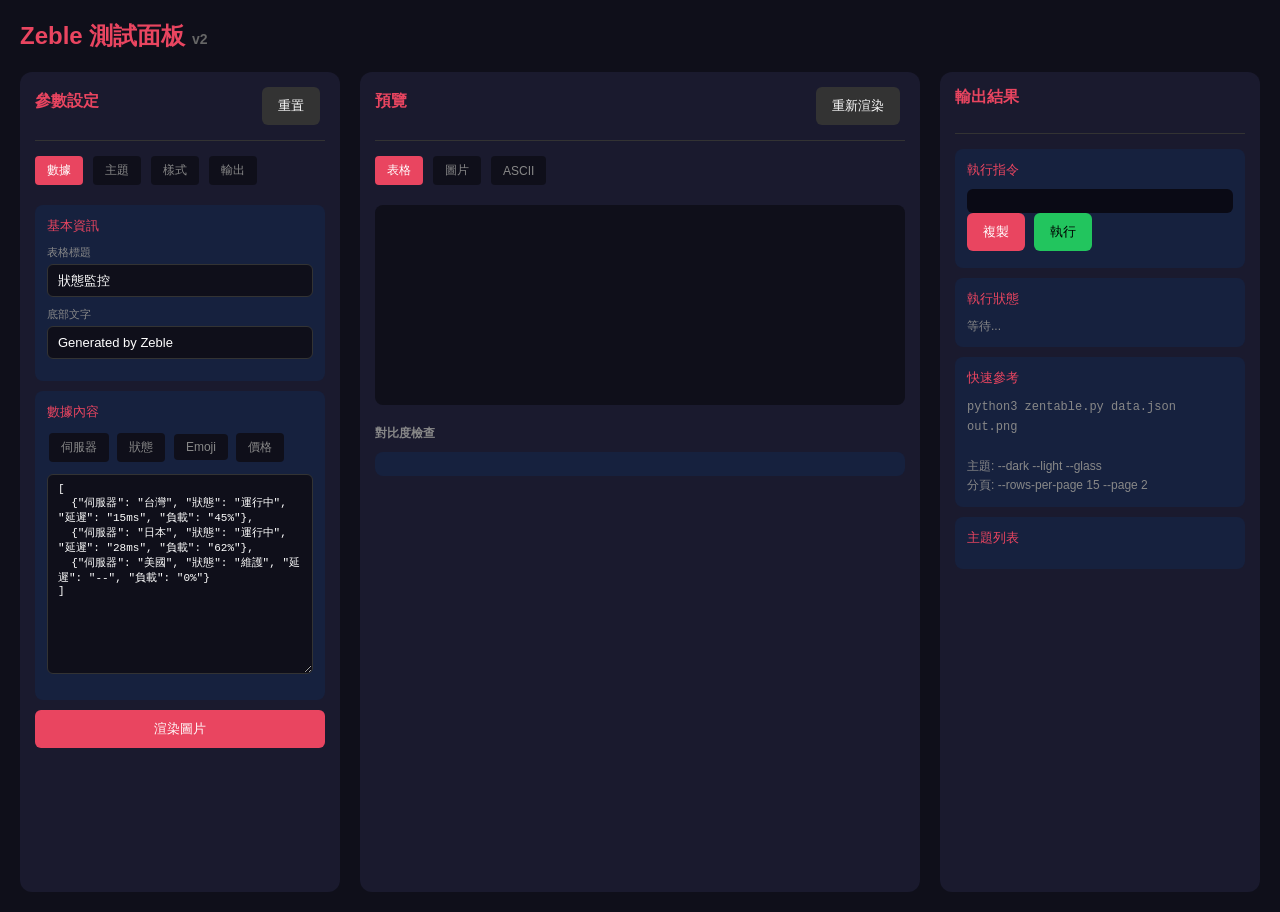
<file: doc/zeble_test_v2.html>
<!DOCTYPE html>
<html lang="zh-TW">
<head>
    <meta charset="UTF-8">
    <meta name="viewport" content="width=device-width, initial-scale=1.0">
    <title>Zeble 測試面板 v2</title>
    <script>
        // ========== 主題配置 ==========
        var defaultThemes = {
            dark: { name: "深色", bg: "#1a1a2e", text: "#ffffff", header: "#0f3460", headerText: "#e94560", alt: "#16213e", border: "#4a5568", accent: "#e94560" },
            light: { name: "淺色", bg: "#f8f9fa", text: "#212529", header: "#e9ecef", headerText: "#495057", alt: "#ffffff", border: "#dee2e6", accent: "#0d6efd" },
            cyberpunk: { name: "賽博龐克", bg: "#0d0221", text: "#00ff9f", header: "#ff00ff", headerText: "#000000", alt: "#1a1a3e", border: "#00ff9f", accent: "#ffff00" },
            forest: { name: "森林", bg: "#1a2f1a", text: "#90ee90", header: "#2d5a2d", headerText: "#ffffff", alt: "#243424", border: "#4a7a4a", accent: "#7fff00" },
            ocean: { name: "海洋", bg: "#0a1929", text: "#64b5f6", header: "#1565c0", headerText: "#ffffff", alt: "#0d2137", border: "#2196f3", accent: "#00bcd4" },
            sunset: { name: "日落", bg: "#2d1f1f", text: "#ffcc80", header: "#bf360c", headerText: "#ffffff", alt: "#3d2f2f", border: "#ff7043", accent: "#ffab40" },
            rose: { name: "玫瑰", bg: "#2f1a1a", text: "#f8bbd9", header: "#c2185b", headerText: "#ffffff", alt: "#3f2a2a", border: "#ec407a", accent: "#f48fb1" },
            midnight: { name: "午夜", bg: "#0f0f23", text: "#b0a0ff", header: "#2a2a4a", headerText: "#e0e0ff", alt: "#1a1a33", border: "#5a5a8a", accent: "#8070ff" }
        };
        var currentTheme = 'dark';
        var themes = JSON.parse(JSON.stringify(defaultThemes));
        var loadedThemeIds = [];  // 從 theme_api 載入的主題 id
        
        // ========== 範例數據 ==========
        var examples = {
            servers: [
                {"伺服器": "台灣", "狀態": "運行中", "延遲": "15ms", "負載": "45%"},
                {"伺服器": "日本", "狀態": "運行中", "延遲": "28ms", "負載": "62%"},
                {"伺服器": "美國", "狀態": "維護", "延遲": "--", "負載": "0%"}
            ],
            status: [
                {"專案": "Alpha", "狀態": "部署中", "進度": "75%"},
                {"Beta", "狀態": "維專案": "護", "進度": "100%"},
                {"專案": "Gamma", "狀態": "離線", "進度": "0%"}
            ],
            emoji: [
                {"類別": "狀態", "範例": "✅ ✗ ✔ ⭕"},
                {"類別": "動作", "範例": "🎉 🚀 💡 🔥"},
                {"類別": "愛心", "範例": "❤️ 🧡 💛 💚"}
            ],
            pricing: [
                {"方案": "入門", "價格": "$9/月", "功能": "基本"},
                {"方案": "專業", "價格": "$29/月", "功能": "進階"},
                {"方案": "企業", "價格": "$99/月", "功能": "全功能"}
            ]
        };
        
        // ========== 標籤頁函數 ==========
        function showTab(tabName) {
            document.querySelectorAll('.tab-content').forEach(function(c) { c.style.display = 'none'; });
            var tab = document.getElementById('tab-' + tabName);
            if (tab) tab.style.display = 'block';
        }
        
        function switchTab(tabName) { showTab(tabName); }
        function switchPreviewTab(tabName) {
            document.querySelectorAll('.preview-content').forEach(function(c) { c.style.display = 'none'; });
            var preview = document.getElementById('preview-' + tabName);
            if (preview) preview.style.display = 'block';
        }
        
        // ========== 主題相關 ==========
        function renderThemeGrid() {
            var grid = document.getElementById('themeGrid');
            if (!grid) return;
            grid.innerHTML = '';
            for (var key in themes) {
                var theme = themes[key];
                var btn = document.createElement('div');
                btn.className = 'theme-btn' + (key === currentTheme ? ' active' : '');
                btn.innerHTML = '<div class="color-dot" style="background:' + theme.accent + '"></div>' + theme.name;
                btn.onclick = (function(k) { return function() { selectTheme(k); }; })(key);
                grid.appendChild(btn);
            }
        }
        
        function renderThemeList() {
            var list = document.getElementById('themeList');
            if (!list) return;
            var html = '';
            for (var k in themes) {
                html += '<span style="display:inline-block;padding:3px 8px;background:#0f0f1a;border-radius:4px;margin:2px;">' + themes[k].name + ' (' + k + ')</span>';
            }
            list.innerHTML = html;
        }
        
        function selectTheme(themeName) {
            currentTheme = themeName;
            if (loadedThemeIds.indexOf(themeName) !== -1) {
                loadThemeTemplateFromApi(themeName).then(function(t) {
                    if (t) themes[themeName] = t;
                    renderThemeGrid();
                    updateThemePreview();
                    updatePreview();
                    checkContrast();
                    updateOutputCommand();
                });
            } else {
                renderThemeGrid();
                updateThemePreview();
                updatePreview();
                checkContrast();
                updateOutputCommand();
            }
        }
        
        function updateThemePreview() {
            var box = document.getElementById('themePreviewBox');
            if (!box) return;
            var theme = themes[currentTheme];
            box.style.background = theme.bg;
            box.style.color = theme.text;
            box.style.border = '2px solid ' + theme.border;
            box.innerHTML = '<div style="background:' + theme.header + ';color:' + theme.headerText + ';padding:12px;font-weight:600;">' + theme.name + '</div><table style="width:100%;"><tr style="background:' + theme.alt + ';"><td>範例</td><td style="color:' + theme.accent + ';text-align:right;">強調</td></tr><tr><td>正常</td><td>內容</td></tr></table>';
        }
        
        function resetCurrentTheme() {
            themes[currentTheme] = JSON.parse(JSON.stringify(defaultThemes[currentTheme]));
            updateThemePreview();
            updatePreview();
            checkContrast();
        }
        
        function saveCustomTheme() {
            localStorage.setItem('zeble_custom_theme', JSON.stringify(themes[currentTheme]));
            alert('已儲存');
        }
        
        function loadCustomTheme() {
            var saved = localStorage.getItem('zeble_custom_theme');
            if (saved) {
                themes[currentTheme] = JSON.parse(saved);
                updateThemePreview();
                updatePreview();
                checkContrast();
                alert('已載入');
            } else {
                alert('沒有儲存的主題');
            }
        }
        
        // ========== 顏色輸入 ==========
        function updateColorInput(el) {
            var hex = document.getElementById(el.id + 'Hex');
            if (hex) hex.value = el.value;
        }
        
        // ========== 範例載入 ==========
        function loadExample(name) {
            if (examples[name]) {
                document.getElementById('jsonData').value = JSON.stringify(examples[name], null, 2);
                updatePreview();
            }
        }
        
        // ========== 預覽更新 ==========
        function updatePreview() {
            var theme = themes[currentTheme];
            var title = document.getElementById('tableTitle');
            var footer = document.getElementById('tableFooter');
            var jsonData = document.getElementById('jsonData');
            var box = document.getElementById('tablePreviewBox');
            if (!title || !jsonData || !box) return;
            
            var data;
            try { data = JSON.parse(jsonData.value); } catch (e) {
                box.innerHTML = '<div style="color:#ef4444;">JSON 格式錯誤</div>';
                return;
            }
            
            var headers = data.length > 0 ? Object.keys(data[0]) : [];
            box.style.background = theme.bg;
            box.style.color = theme.text;
            box.style.border = '1px solid ' + theme.border;
            
            var html = '<div style="background:' + theme.header + ';color:' + theme.headerText + ';padding:15px;font-weight:600;">' + title.value + '</div><table style="width:100%;border-collapse:collapse;"><thead><tr style="background:' + theme.header + ';color:' + theme.headerText + ';">' + headers.map(function(h) { return '<th style="padding:12px;text-align:left;">' + h + '</th>'; }).join('') + '</tr></thead><tbody>';
            
            data.forEach(function(row, i) {
                var bg = i % 2 === 0 ? theme.bg : theme.alt;
                html += '<tr style="background:' + bg + ';border-bottom:1px solid ' + theme.border + ';">' + headers.map(function(h) { return '<td style="padding:10px;">' + (row[h] || '') + '</td>'; }).join('') + '</tr>';
            });
            html += '</tbody></table>';
            
            if (footer && footer.value) {
                html += '<div style="padding:10px;color:' + theme.text + ';opacity:0.6;font-size:12px;border-top:1px solid ' + theme.border + ';">' + footer.value + '</div>';
            }
            box.innerHTML = html;
        }
        
        // ========== 對比度 ==========
        function getLuminance(hex) {
            var rgb = parseInt(hex.slice(1), 16);
            var r = ((rgb >> 16) & 0xff) / 255;
            var g = ((rgb >> 8) & 0xff) / 255;
            var b = (rgb & 0xff) / 255;
            var RGB = [r, g, b].map(function(c) { return c <= 0.03928 ? c / 12.92 : Math.pow((c + 0.055) / 1.055, 2.4); });
            return 0.2126 * RGB[0] + 0.7152 * RGB[1] + 0.0722 * RGB[2];
        }
        
        function getContrastRatio(fg, bg) {
            var L1 = getLuminance(fg);
            var L2 = getLuminance(bg);
            return (Math.max(L1, L2) + 0.05) / (Math.min(L1, L2) + 0.05);
        }
        
        function getContrastBadge(ratio) {
            if (ratio >= 7) return '<span style="color:#22c55e;">AAA ' + ratio.toFixed(2) + ':1</span>';
            if (ratio >= 4.5) return '<span style="color:#22c55e;">AA ' + ratio.toFixed(2) + ':1</span>';
            if (ratio >= 3) return '<span style="color:#f59e0b;">大字 ' + ratio.toFixed(2) + ':1</span>';
            return '<span style="color:#ef4444;">❌ ' + ratio.toFixed(2) + ':1</span>';
        }
        
        function checkContrast() {
            var theme = themes[currentTheme];
            var report = '<strong>' + theme.name + '</strong><br>';
            report += '文字: ' + getContrastBadge(getContrastRatio(theme.text, theme.bg)) + '<br>';
            report += '標題: ' + getContrastBadge(getContrastRatio(theme.headerText, theme.header)) + '<br>';
            var contrastEl = document.getElementById('contrastReport');
            if (contrastEl) contrastEl.innerHTML = report;
        }
        
        // ========== 輸出指令 ==========
        function updateOutputCommand() {
            var mode = document.getElementById('renderMode');
            var rows = document.getElementById('rowsPerPage');
            var page = document.getElementById('pageNum');
            var maxP = document.getElementById('maxPages');
            var out = document.getElementById('commandOutput');
            if (!mode || !rows || !page || !out) return;
            
            var cmd = 'python3 zentable.py zeble_data.json output.png';
            if (currentTheme !== 'dark') cmd += ' --' + currentTheme;
            if (mode.value === 'css') cmd = 'python3 zentable_renderer.py zeble_data.json output.png --force-css';
            else if (mode.value === 'ascii') cmd = 'python3 zentable.py zeble_data.json output.txt --ascii';
            if (rows.value !== '10') cmd += ' --rows-per-page ' + rows.value;
            if (page.value !== '1') cmd += ' --page ' + page.value;
            if (maxP && maxP.value !== '0') cmd += ' --max-pages ' + maxP.value;
            
            out.textContent = cmd;
        }
        
        function generateCommand() {
            downloadData();
            updateOutputCommand();
        }
        
        function copyCommand() {
            navigator.clipboard.writeText(document.getElementById('commandOutput').textContent).then(function() { alert('已複製'); });
        }
        
        function executeCommand() {
            var status = document.getElementById('execStatus');
            status.innerHTML = '<span style="color:#3b82f6;">執行中...</span>';
            setTimeout(function() { status.innerHTML = '<span style="color:#22c55e;">完成</span>'; }, 1000);
        }
        
        // ========== 下載 ==========
        function getFormData() {
            var theme = themes[currentTheme];
            return {
                title: document.getElementById('tableTitle').value,
                footer: document.getElementById('tableFooter').value || null,
                rows: JSON.parse(document.getElementById('jsonData').value),
                theme: {
                    bg_color: theme.bg, text_color: theme.text,
                    header_bg: theme.header, header_text: theme.headerText,
                    alt_row_color: theme.alt, border_color: theme.border,
                    highlight_color: theme.accent
                }
            };
        }
        
        function downloadData() {
            var blob = new Blob([JSON.stringify(getFormData(), null, 2)], {type: 'application/json'});
            var a = document.createElement('a');
            a.href = URL.createObjectURL(blob);
            a.download = 'zeble_data.json';
            a.click();
        }
        
        function downloadTheme() {
            var blob = new Blob([JSON.stringify(themes[currentTheme], null, 2)], {type: 'application/json'});
            var a = document.createElement('a');
            a.href = URL.createObjectURL(blob);
            a.download = 'zeble_theme_' + currentTheme + '.json';
            a.click();
        }
        
        // ========== theme_api 整合（符合 TEST_PAGE.md）==========
        function getApiBase() {
            return document.location.pathname.indexOf('/doc/') >= 0 ? '../' : '';
        }
        function loadThemesFromApi() {
            var url = getApiBase() + 'theme_api.php?action=list&mode=pil';
            return fetch(url).then(function(r) { return r.json(); }).then(function(data) {
                if (data.success && data.themes && data.themes.length > 0) {
                    loadedThemeIds = data.themes.map(function(t) { return t.id; });
                    data.themes.forEach(function(t) {
                        if (!themes[t.id]) themes[t.id] = { name: t.name, bg: '#1a1a2e', text: '#fff', header: '#0f3460', headerText: '#e94560', alt: '#16213e', border: '#4a5568', accent: '#e94560' };
                        else themes[t.id].name = t.name;
                    });
                    renderThemeGrid();
                    renderThemeList();
                    return true;
                }
                return false;
            }).catch(function(e) { console.warn('theme_api list failed', e); return false; });
        }
        function loadThemeTemplateFromApi(themeId) {
            var url = getApiBase() + 'theme_api.php?action=load&mode=pil&theme=' + encodeURIComponent(themeId);
            return fetch(url).then(function(r) { return r.json(); }).then(function(data) {
                if (data.success && data.template && data.template.params) {
                    var p = data.template.params;
                    return { name: data.template.name || themeId, bg: p.bg_color || '#1a1a2e', text: p.text_color || '#fff', header: p.header_bg || '#0f3460', headerText: p.header_text || '#e94560', alt: p.alt_row_color || '#16213e', border: p.border_color || '#4a5568', accent: p.highlight_color || '#e94560' };
                }
                return null;
            }).catch(function(e) { console.warn('theme_api load failed', e); return null; });
        }

        // ========== 渲染（呼叫 gentable_*.php）==========
        function renderBackend() {
            var box = document.getElementById('imagePreviewBox');
            if (!box) return;
            var jsonEl = document.getElementById('jsonData');
            var titleEl = document.getElementById('tableTitle');
            var footerEl = document.getElementById('tableFooter');
            var modeEl = document.getElementById('renderMode');
            var pageEl = document.getElementById('pageNum');
            var data;
            try { data = JSON.parse(jsonEl.value); } catch (e) {
                box.innerHTML = '<div style="color:#ef4444;">JSON 格式錯誤</div>';
                return;
            }
            if (!Array.isArray(data) || data.length === 0) {
                box.innerHTML = '<div style="color:#ef4444;">請提供陣列資料</div>';
                return;
            }
            var headers = Object.keys(data[0]);
            var rowArrays = data.map(function(obj) { return headers.map(function(h) { return obj[h] != null ? obj[h] : ''; }); });
            var payload = { title: titleEl ? titleEl.value : 'Zeble Table', headers: headers, rows: rowArrays, footer: footerEl && footerEl.value ? footerEl.value : '' };
            var mode = (modeEl && modeEl.value) ? modeEl.value : 'pil';
            if (mode === 'auto') mode = 'pil';
            var endpoint = getApiBase() + (mode === 'css' ? 'gentable_css.php' : (mode === 'ascii' ? 'gentable_ascii.php' : 'gentable_pil.php'));
            var formData = new FormData();
            formData.append('data', JSON.stringify(payload));
            formData.append('theme', currentTheme);
            if (pageEl && pageEl.value && pageEl.value !== '1') formData.append('page', pageEl.value);
            box.innerHTML = '<div style="padding:40px;color:#e94560;">渲染中...</div>';
            fetch(endpoint, { method: 'POST', body: formData }).then(function(r) { return r.json(); }).then(function(res) {
                if (res.success && res.image) {
                    box.innerHTML = '<img src="' + getApiBase() + res.image + '?t=' + Date.now() + '" style="max-width:100%; border-radius:8px;">';
                } else if (res.success && res.text) {
                    box.innerHTML = '<pre class="code-block" style="text-align:left;color:#90ee90;">' + res.text + '</pre>';
                } else {
                    box.innerHTML = '<div style="color:#ef4444;">' + (res.error || '渲染失敗') + (res.debug ? '<pre>' + res.debug + '</pre>' : '') + '</div>';
                }
            }).catch(function(e) {
                box.innerHTML = '<div style="color:#ef4444;">請求失敗: ' + e.message + '</div>';
            });
        }
        
        function resetAllParams() {
            if (confirm('重置所有參數？')) {
                document.getElementById('tableTitle').value = '狀態監控';
                document.getElementById('tableFooter').value = 'Generated by Zeble';
                document.getElementById('jsonData').value = JSON.stringify(examples.servers, null, 2);
                document.getElementById('rowsPerPage').value = 10;
                document.getElementById('pageNum').value = 1;
                var maxP = document.getElementById('maxPages');
                if (maxP) maxP.value = 0;
                selectTheme('dark');
            }
        }
        
        // ========== 初始化 ==========
        window.onload = function() {
            loadThemesFromApi().then(function(loaded) {
                if (!loaded) { renderThemeGrid(); renderThemeList(); }
                updateThemePreview();
                updatePreview();
                checkContrast();
                updateOutputCommand();
                showTab('data');
            });
        };
    </script>
    <style>
        * { box-sizing: border-box; margin: 0; padding: 0; }
        body { font-family: -apple-system, BlinkMacSystemFont, sans-serif; background: #0f0f1a; color: #e0e0e0; padding: 20px; min-height: 100vh; }
        h1 { color: #e94560; margin-bottom: 20px; font-size: 24px; }
        h2 { color: #e94560; margin: 0 0 15px 0; font-size: 16px; }
        h3 { color: #888; margin: 15px 0 10px 0; font-size: 12px; text-transform: uppercase; }
        .layout { display: grid; grid-template-columns: 320px 1fr 320px; gap: 20px; height: calc(100vh - 80px); }
        .panel { background: #1a1a2e; border-radius: 12px; padding: 15px; overflow-y: auto; }
        .panel-header { display: flex; justify-content: space-between; align-items: center; margin-bottom: 15px; padding-bottom: 10px; border-bottom: 1px solid #333; }
        label { display: block; font-size: 11px; color: #888; margin-bottom: 4px; }
        input, select, textarea { width: 100%; padding: 8px 10px; margin-bottom: 10px; background: #0f0f1a; border: 1px solid #333; border-radius: 6px; color: #fff; font-size: 13px; }
        input:focus, select:focus, textarea:focus { outline: none; border-color: #e94560; }
        textarea { resize: vertical; font-family: monospace; }
        button { padding: 10px 16px; border: none; border-radius: 6px; cursor: pointer; font-size: 13px; margin-right: 5px; margin-bottom: 5px; }
        button:hover { opacity: 0.9; }
        .btn-primary { background: #e94560; color: #fff; }
        .btn-success { background: #22c55e; color: #000; }
        .btn-secondary { background: #333; color: #fff; }
        .btn-block { width: 100%; margin-right: 0; }
        .theme-grid { display: grid; grid-template-columns: repeat(3, 1fr); gap: 8px; margin-bottom: 15px; }
        .theme-btn { padding: 10px 8px; background: #0f0f1a; border: 2px solid #333; border-radius: 8px; font-size: 11px; text-align: center; cursor: pointer; }
        .theme-btn:hover { border-color: #555; }
        .theme-btn.active { border-color: #e94560; background: rgba(233,69,96,0.1); }
        .theme-btn .color-dot { width: 12px; height: 12px; border-radius: 50%; display: inline-block; margin-bottom: 4px; }
        .preview-container { background: #0f0f1a; border-radius: 8px; padding: 15px; min-height: 200px; }
        .tabs { display: flex; gap: 5px; margin-bottom: 15px; }
        .tab { padding: 6px 12px; background: #0f0f1a; border: none; border-radius: 4px; color: #888; font-size: 12px; cursor: pointer; }
        .tab.active { background: #e94560; color: #fff; }
        .param-group { background: #16213e; border-radius: 8px; padding: 12px; margin-bottom: 10px; }
        .param-group-title { font-size: 13px; color: #e94560; margin-bottom: 10px; }
        .param-row { display: grid; grid-template-columns: 1fr 1fr; gap: 10px; }
        .code-block { background: #0a0a15; padding: 12px; border-radius: 6px; font-family: monospace; font-size: 12px; white-space: pre-wrap; overflow-x: auto; color: #90ee90; }
        .image-preview { text-align: center; }
        .image-preview img { max-width: 100%; border-radius: 8px; }
        .image-preview-placeholder { padding: 40px; color: #555; border: 2px dashed #333; border-radius: 8px; }
        @media (max-width: 1200px) { .layout { grid-template-columns: 1fr 1fr; } .panel:last-child { grid-column: span 2; } }
        @media (max-width: 768px) { .layout { grid-template-columns: 1fr; } .panel:last-child { grid-column: span 1; } }
    </style>
</head>
<body>
    <h1>Zeble 測試面板 <span style="font-size:14px;color:#666;">v2</span></h1>
    
    <div class="layout">
        <!-- 左側：參數控制 -->
        <div class="panel">
            <div class="panel-header"><h2>參數設定</h2><button class="btn-secondary" onclick="resetAllParams()">重置</button></div>
            
            <div class="tabs">
                <button class="tab active" onclick="switchTab('data')">數據</button>
                <button class="tab" onclick="switchTab('theme')">主題</button>
                <button class="tab" onclick="switchTab('style')">樣式</button>
                <button class="tab" onclick="switchTab('output')">輸出</button>
            </div>
            
            <!-- 數據 -->
            <div id="tab-data" class="tab-content">
                <div class="param-group">
                    <div class="param-group-title">基本資訊</div>
                    <label>表格標題</label><input type="text" id="tableTitle" value="狀態監控" onchange="updatePreview()">
                    <label>底部文字</label><input type="text" id="tableFooter" value="Generated by Zeble" onchange="updatePreview()">
                </div>
                <div class="param-group">
                    <div class="param-group-title">數據內容</div>
                    <div style="margin-bottom:10px;">
                        <button class="tab" onclick="loadExample('servers')" style="margin:2px;">伺服器</button>
                        <button class="tab" onclick="loadExample('status')" style="margin:2px;">狀態</button>
                        <button class="tab" onclick="loadExample('emoji')" style="margin:2px;">Emoji</button>
                        <button class="tab" onclick="loadExample('pricing')" style="margin:2px;">價格</button>
                    </div>
                    <textarea id="jsonData" style="height:200px;font-size:11px;" onchange="updatePreview()">[
  {"伺服器": "台灣", "狀態": "運行中", "延遲": "15ms", "負載": "45%"},
  {"伺服器": "日本", "狀態": "運行中", "延遲": "28ms", "負載": "62%"},
  {"伺服器": "美國", "狀態": "維護", "延遲": "--", "負載": "0%"}
]</textarea>
                </div>
                <button class="btn-primary btn-block" onclick="renderBackend()">渲染圖片</button>
            </div>
            
            <!-- 主題 -->
            <div id="tab-theme" class="tab-content" style="display:none;">
                <div class="param-group">
                    <div class="param-group-title">選擇主題</div>
                    <div class="theme-grid" id="themeGrid"></div>
                </div>
                <div class="param-group">
                    <div class="param-group-title">預覽</div>
                    <div id="themePreviewBox" class="preview-container" style="padding:10px;"></div>
                </div>
                <div class="param-group">
                    <button class="btn-secondary" onclick="saveCustomTheme()">儲存</button>
                    <button class="btn-secondary" onclick="loadCustomTheme()">載入</button>
                    <button class="btn-secondary" onclick="resetCurrentTheme()">重置</button>
                </div>
            </div>
            
            <!-- 樣式 -->
            <div id="tab-style" class="tab-content" style="display:none;">
                <div class="param-group">
                    <div class="param-group-title">字體大小</div>
                    <div class="param-row">
                        <div><label>標題</label><input type="number" id="titleFontSize" value="22" min="12" max="48"></div>
                        <div><label>表頭</label><input type="number" id="headerFontSize" value="18" min="10" max="36"></div>
                    </div>
                    <label>內文</label><input type="number" id="bodyFontSize" value="14" min="10" max="32">
                </div>
                <div class="param-group">
                    <div class="param-group-title">尺寸</div>
                    <div class="param-row">
                        <div><label>列高度</label><input type="number" id="rowHeight" value="36" min="24" max="80"></div>
                        <div><label>表頭高度</label><input type="number" id="headerHeight" value="44" min="32" max="80"></div>
                    </div>
                </div>
            </div>
            
            <!-- 輸出 -->
            <div id="tab-output" class="tab-content" style="display:none;">
                <div class="param-group">
                    <div class="param-group-title">渲染模式</div>
                    <select id="renderMode" onchange="updateOutputCommand()">
                        <option value="auto">自動</option>
                        <option value="css">CSS + Chrome</option>
                        <option value="pil">PIL</option>
                        <option value="ascii">ASCII</option>
                    </select>
                </div>
                <div class="param-group">
                    <div class="param-group-title">分頁</div>
                    <div class="param-row">
                        <div><label>每頁筆數</label><input type="number" id="rowsPerPage" value="10" min="1" onchange="updateOutputCommand()"></div>
                        <div><label>指定頁數</label><input type="number" id="pageNum" value="1" min="1" onchange="updateOutputCommand()"></div>
                    </div>
                    <label>最大頁數</label><input type="number" id="maxPages" value="0" min="0" placeholder="0=無限制" onchange="updateOutputCommand()">
                </div>
                <button class="btn-success btn-block" onclick="generateCommand()">生成指令</button>
                <button class="btn-secondary btn-block" onclick="downloadData()" style="margin-top:8px;">下載 JSON</button>
                <button class="btn-secondary btn-block" onclick="downloadTheme()" style="margin-top:8px;">下載主題</button>
            </div>
        </div>
        
        <!-- 中間：預覽 -->
        <div class="panel">
            <div class="panel-header"><h2>預覽</h2><button class="btn-secondary" onclick="renderBackend()">重新渲染</button></div>
            
            <div class="tabs">
                <button class="tab active" onclick="switchPreviewTab('table')">表格</button>
                <button class="tab" onclick="switchPreviewTab('image')">圖片</button>
                <button class="tab" onclick="switchPreviewTab('ascii')">ASCII</button>
            </div>
            
            <div id="preview-table" class="preview-content"><div id="tablePreviewBox" class="preview-container"></div></div>
            <div id="preview-image" class="preview-content" style="display:none;"><div id="imagePreviewBox" class="image-preview"><div class="image-preview-placeholder">點擊渲染</div></div></div>
            <div id="preview-ascii" class="preview-content" style="display:none;"><pre id="asciiPreviewBox" class="code-block" style="color:#90ee90;">點擊渲染產生 ASCII</pre></div>
            
            <div style="margin-top:20px;">
                <h3>對比度檢查</h3>
                <div class="param-group"><div id="contrastReport" style="font-size:12px;line-height:1.8;"></div></div>
            </div>
        </div>
        
        <!-- 右側：指令 -->
        <div class="panel">
            <div class="panel-header"><h2>輸出結果</h2></div>
            
            <div class="param-group">
                <div class="param-group-title">執行指令</div>
                <pre id="commandOutput" class="code-block"></pre>
                <button class="btn-primary" onclick="copyCommand()">複製</button>
                <button class="btn-success" onclick="executeCommand()">執行</button>
            </div>
            
            <div class="param-group">
                <div class="param-group-title">執行狀態</div>
                <div id="execStatus" style="font-size:12px;color:#888;">等待...</div>
            </div>
            
            <div class="param-group">
                <div class="param-group-title">快速參考</div>
                <div style="font-size:12px;color:#888;line-height:1.6;">
                    <code>python3 zentable.py data.json out.png</code><br><br>
                    主題: --dark --light --glass<br>
                    分頁: --rows-per-page 15 --page 2
                </div>
            </div>
            
            <div class="param-group">
                <div class="param-group-title">主題列表</div>
                <div id="themeList" style="font-size:12px;color:#888;"></div>
            </div>
        </div>
    </div>
</body>
</html>
</file>
